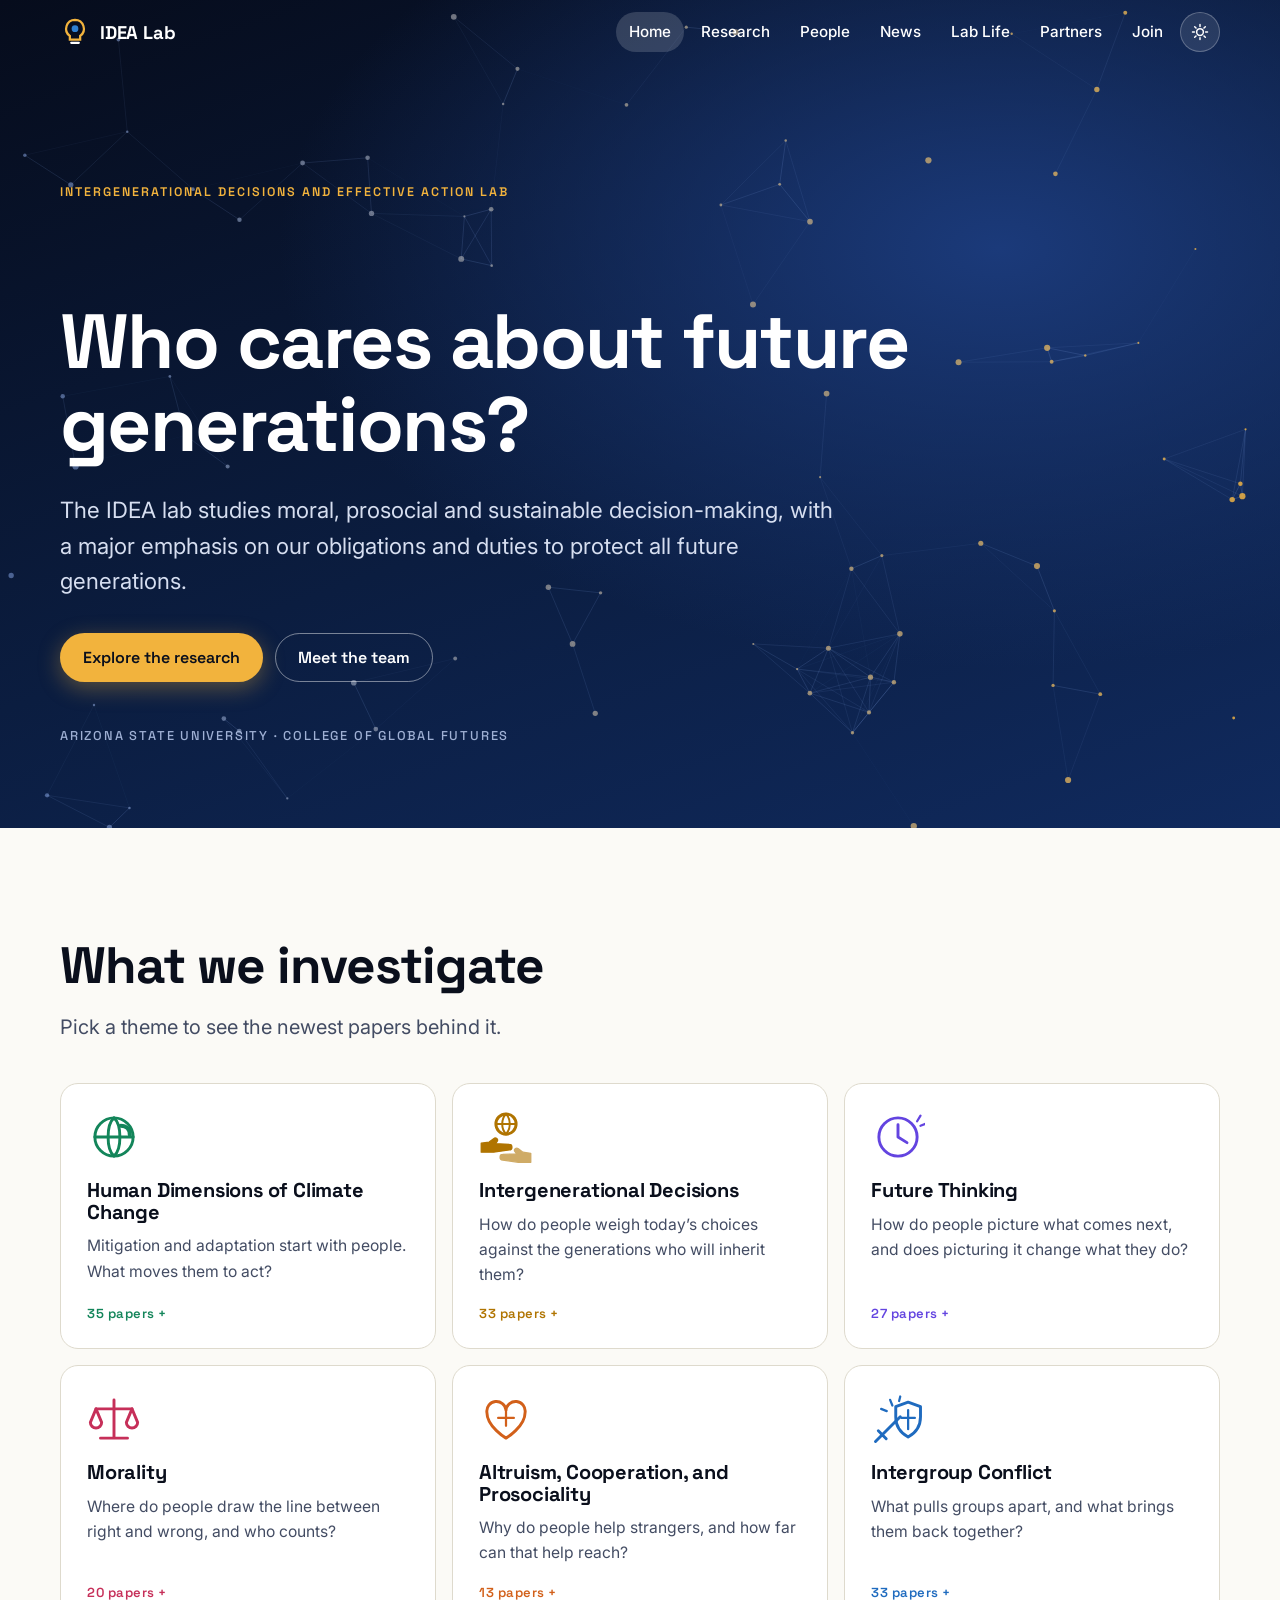
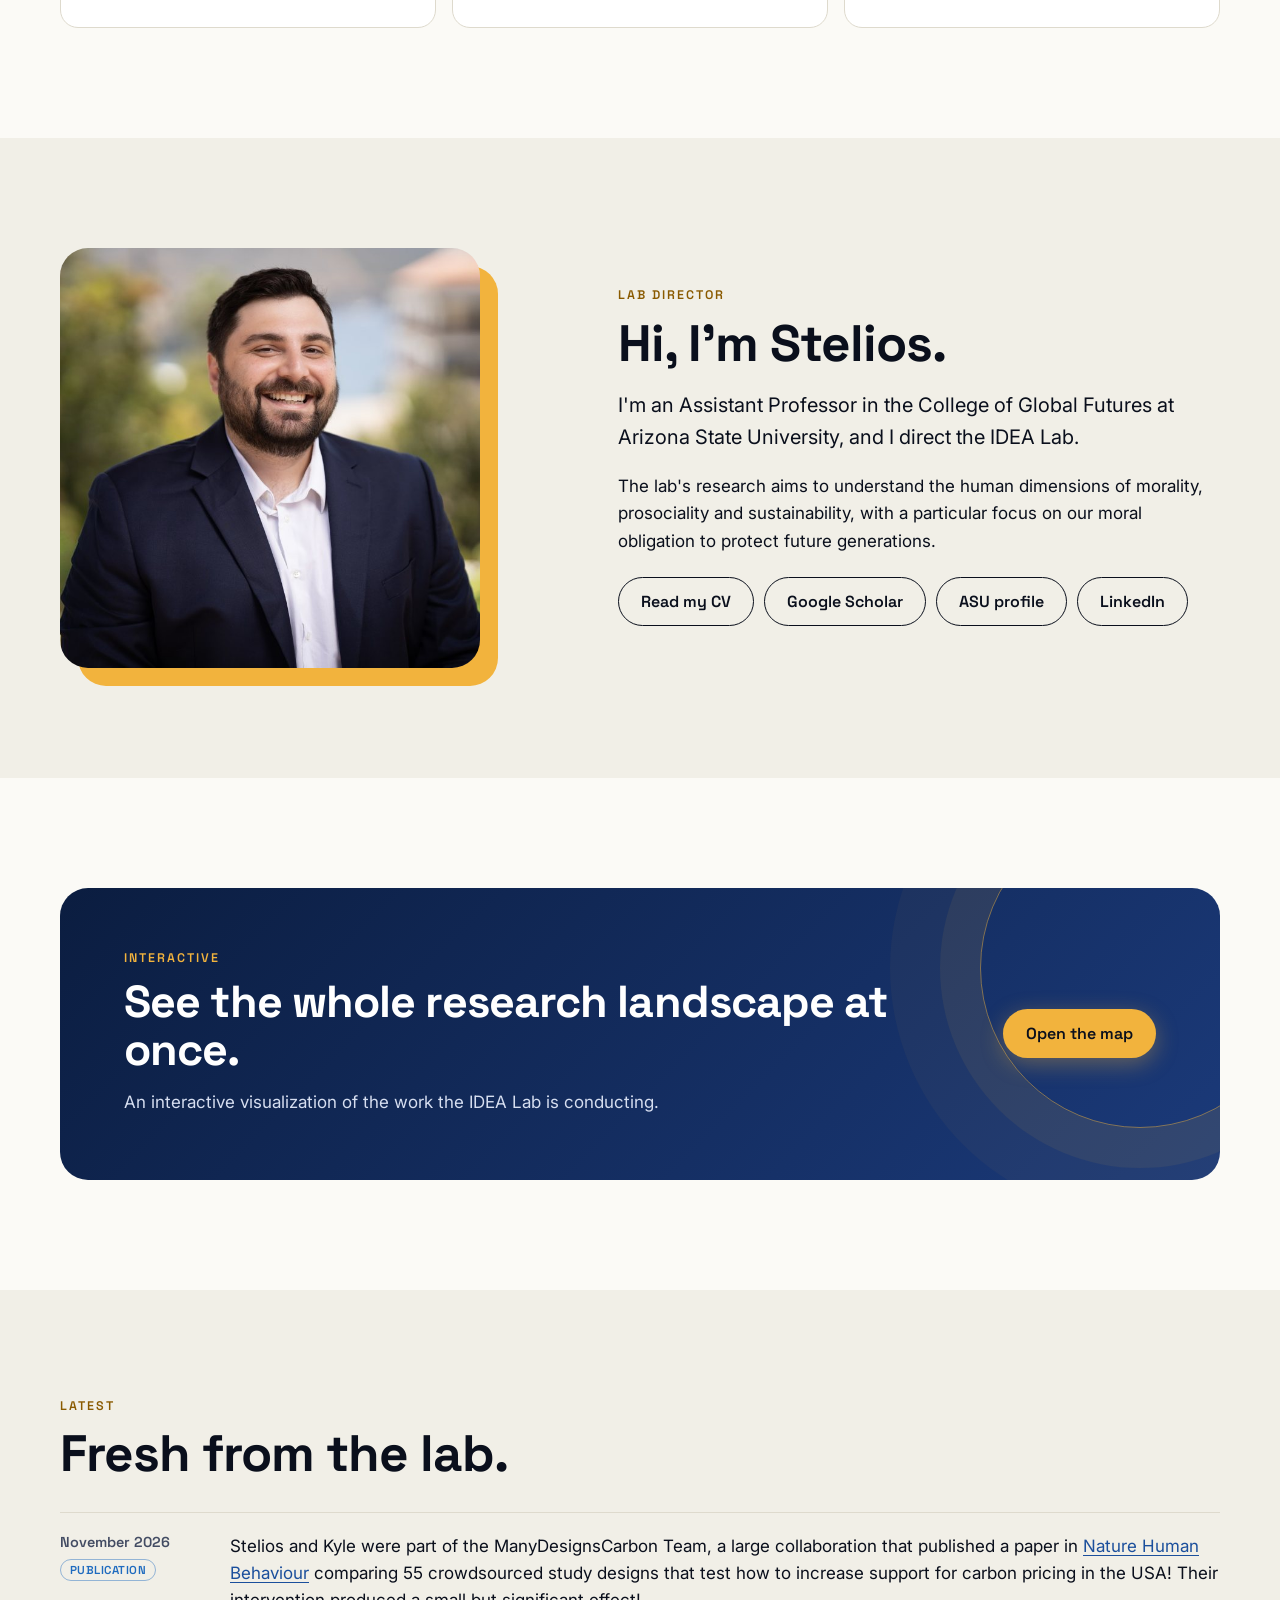
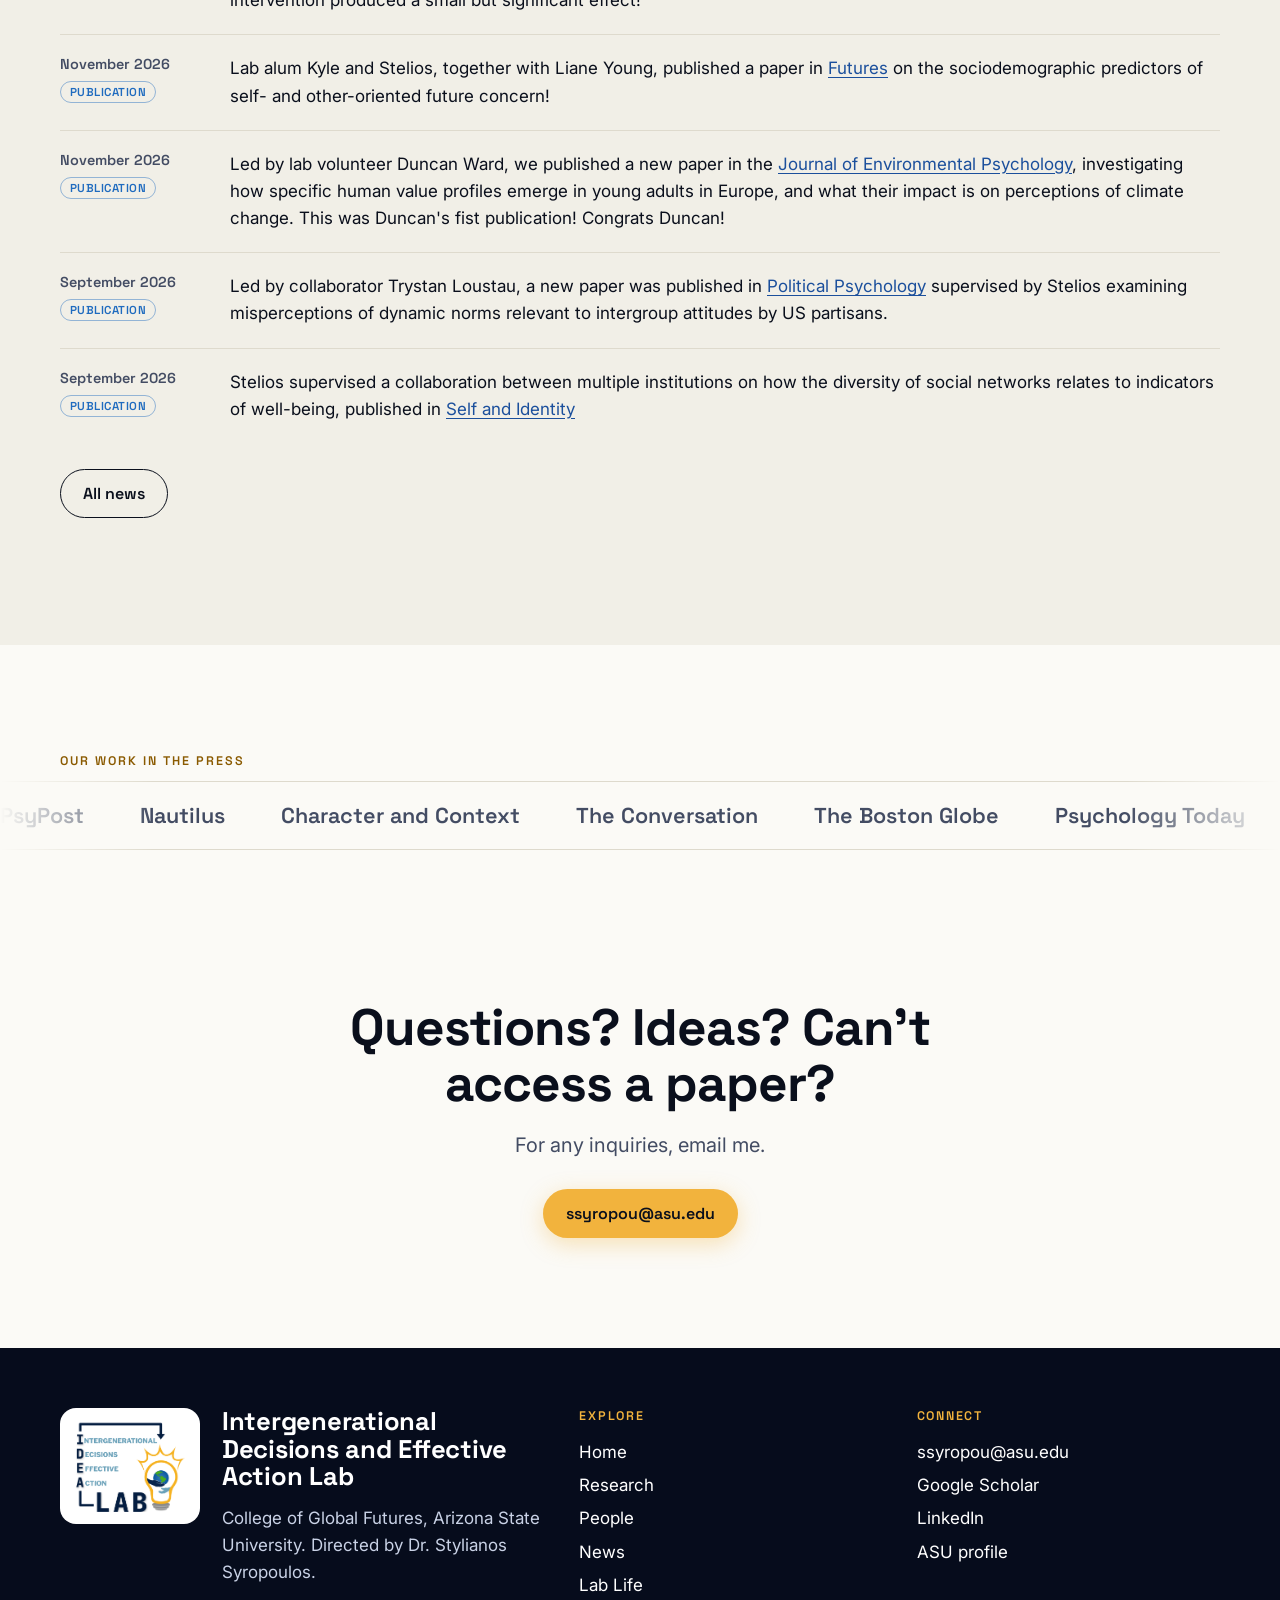
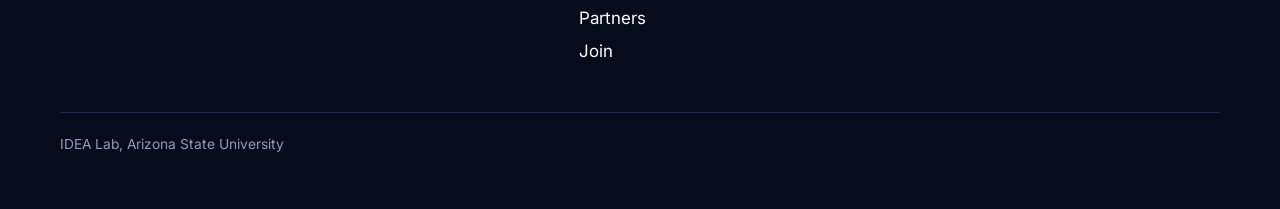
<file: index.html>
<!doctype html>
<html lang="en">
<head>
<meta charset="utf-8">
<meta name="viewport" content="width=device-width, initial-scale=1">
<title>IDEA Lab | Stylianos Syropoulos</title>
<meta name="description" content="The Intergenerational Decisions and Effective Action Lab at Arizona State University studies morality, prosociality and sustainability, with a focus on our obligation to protect future generations.">
<meta property="og:title" content="IDEA Lab | Stylianos Syropoulos">
<meta property="og:description" content="The Intergenerational Decisions and Effective Action Lab at Arizona State University studies morality, prosociality and sustainability, with a focus on our obligation to protect future generations.">
<meta property="og:image" content="assets/img/idea-lab-logo.png">
<link rel="icon" href="assets/img/favicon.svg" type="image/svg+xml">
<link rel="preconnect" href="https://fonts.googleapis.com">
<link rel="preconnect" href="https://fonts.gstatic.com" crossorigin>
<link href="https://fonts.googleapis.com/css2?family=Inter:wght@400;500;600&family=Space+Grotesk:wght@500;600;700&display=swap" rel="stylesheet">
<link rel="stylesheet" href="assets/css/site.css?v=202611161948">
<script>try{var t=localStorage.getItem('theme')||(matchMedia('(prefers-color-scheme: dark)').matches?'dark':'light');document.documentElement.dataset.theme=t}catch(e){}</script>
</head>
<body data-page="home" class="home">
<header id="nav"></header>
<main>
<section class="hero">
  <canvas aria-hidden="true"></canvas>
  <div class="wrap">
    <span class="eyebrow">Intergenerational Decisions and Effective Action Lab</span>
    <h1><span class="rot">Who cares about future generations?</span></h1>
    <p>The IDEA lab studies moral, prosocial and sustainable decision-making, with a major emphasis on our obligations and duties to protect all future generations.</p>
    <div class="cta">
      <a class="btn gold" href="research.html">Explore the research</a>
      <a class="btn ghost" href="people.html">Meet the team</a>
    </div>
    <span class="scroll-hint">Arizona State University · College of Global Futures</span>
  </div>
</section>

<section class="section">
  <div class="wrap">
    <h2>What we investigate</h2>
    <p class="lede" style="margin-top:18px">Pick a theme to see the newest papers behind it.</p>
    <div class="themes" id="themes"></div>
  </div>
</section>

<section class="section alt">
  <div class="wrap split">
    <div class="portrait reveal"><img src="assets/img/stelios.jpg" alt="Stylianos Syropoulos"></div>
    <div class="reveal">
      <span class="eyebrow">Lab director</span>
      <h2>Hi, I'm Stelios.</h2>
      <p class="lede" style="margin-top:18px;color:var(--ink)">I'm an Assistant Professor in the College of Global Futures at Arizona State University, and I direct the IDEA Lab.</p>
      <p>The lab's research aims to understand the human dimensions of morality, prosociality and sustainability, with a particular focus on our moral obligation to protect future generations.</p>
      <div class="links">
        <a class="btn line" href="https://drive.google.com/file/d/1bDPRRRMNZccow4m5jPc5edH4H73I4Wsi/view?usp=sharing" target="_blank" rel="noopener">Read my CV</a>
        <a class="btn line" href="https://scholar.google.com/citations?user=N1vvKpQAAAAJ&hl=en" target="_blank" rel="noopener">Google Scholar</a>
        <a class="btn line" href="https://search.asu.edu/profile/3260579" target="_blank" rel="noopener">ASU profile</a>
        <a class="btn line" href="https://www.linkedin.com/in/stylianos-syropoulos-165437382/" target="_blank" rel="noopener">LinkedIn</a>
      </div>
    </div>
  </div>
</section>

<section class="section">
  <div class="wrap">
    <div class="callout reveal">
      <div class="orb" aria-hidden="true"></div>
      <div><span class="eyebrow" style="color:var(--gold)">Interactive</span>
        <h2>See the whole research landscape at once.</h2>
        <p>An interactive visualization of the work the IDEA Lab is conducting.</p></div>
      <a class="btn gold" href="https://syropoulosstylianos-cyber.github.io/research-landscape/" target="_blank" rel="noopener">Open the map</a>
    </div>
  </div>
</section>

<section class="section alt">
  <div class="wrap">
    <span class="eyebrow">Latest</span>
    <h2>Fresh from the lab.</h2>
    <div class="news-list" id="latest"></div>
    <p style="margin-top:26px"><a class="btn line" href="news.html">All news</a></p>
  </div>
</section>

<section class="section" style="padding-bottom:40px">
  <div class="wrap"><span class="eyebrow">Our work in the press</span></div>
  <div class="marquee" id="outlets" aria-label="Media outlets that have covered the lab's research"></div>
</section>

<section class="section">
  <div class="wrap" style="text-align:center">
    <h2 style="max-width:18ch;margin-inline:auto">Questions? Ideas? Can't access a paper?</h2>
    <p class="lede" style="margin:18px auto 28px">For any inquiries, email me.</p>
    <a class="btn gold" href="mailto:ssyropou@asu.edu">ssyropou@asu.edu</a>
  </div>
</section>
</main>
<footer id="footer"></footer>
<script src="assets/js/site.js?v=202611161948"></script>
</body>
</html>
</file>
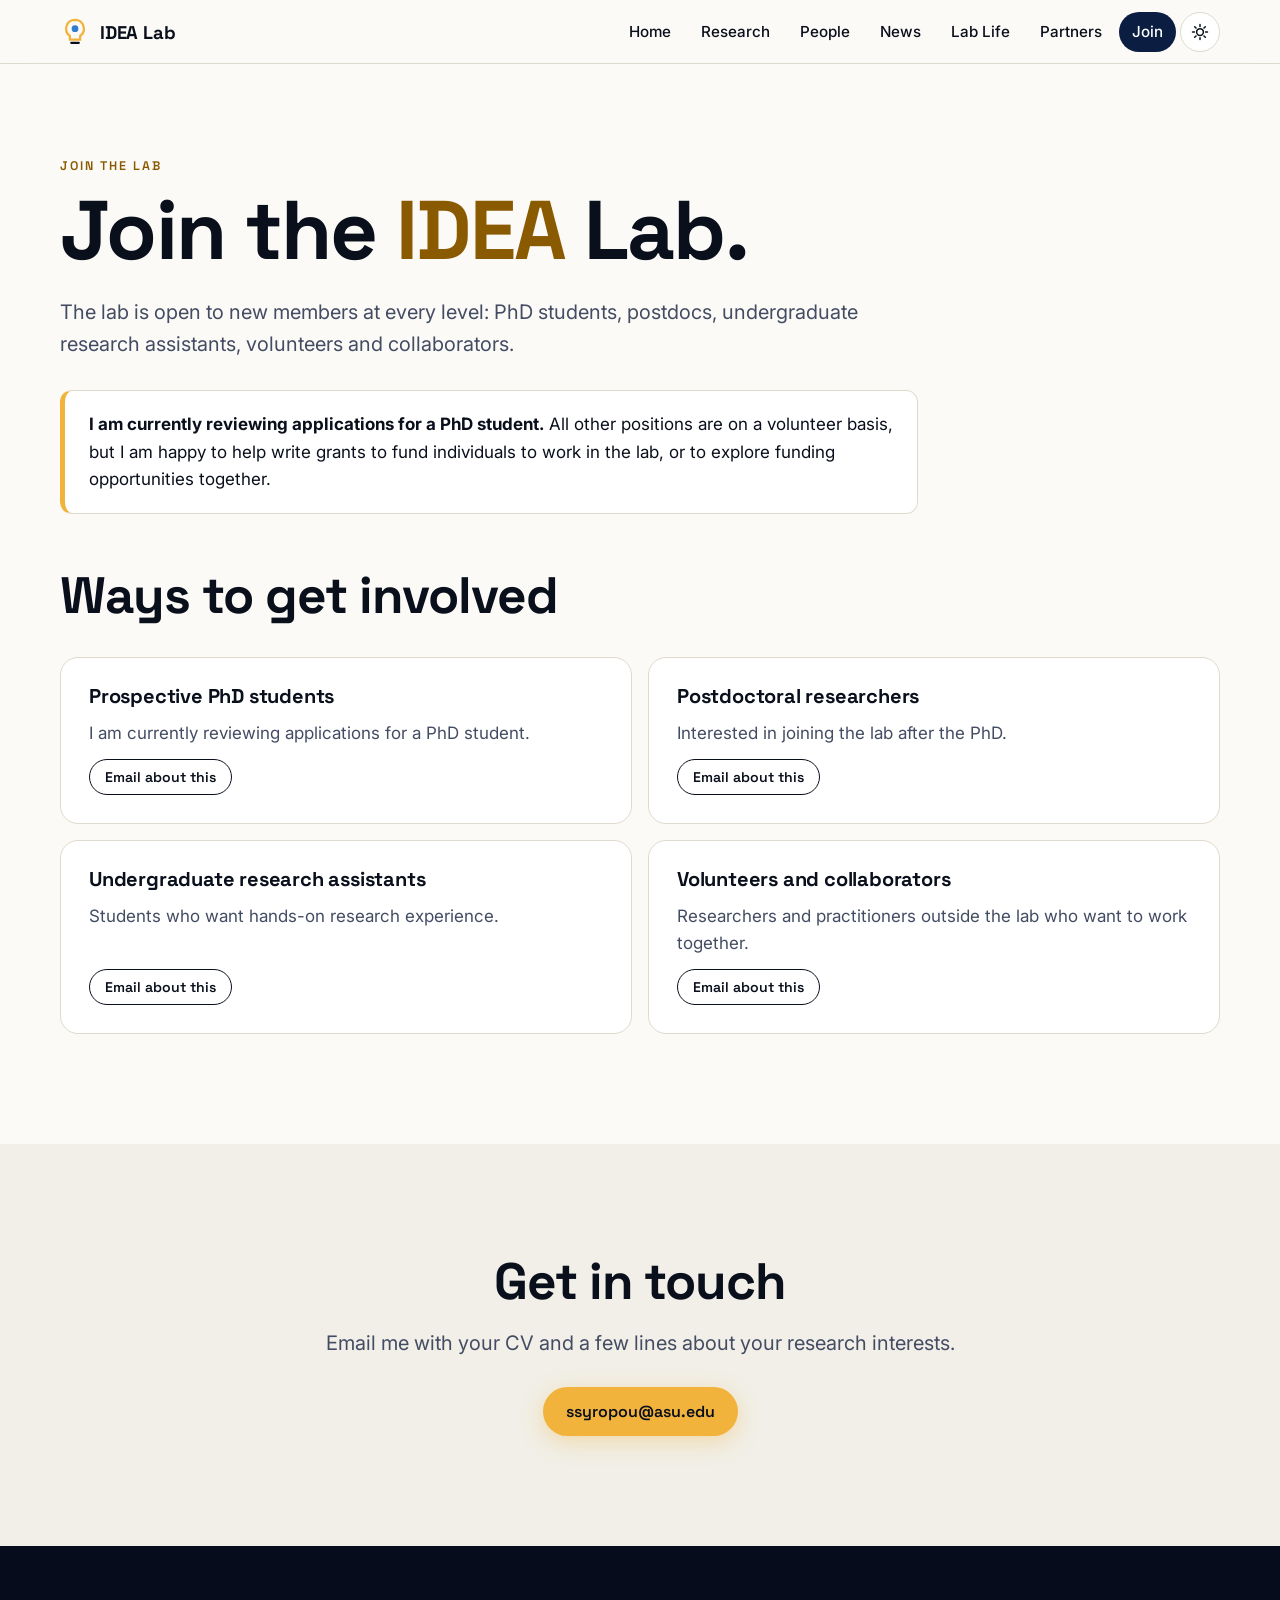
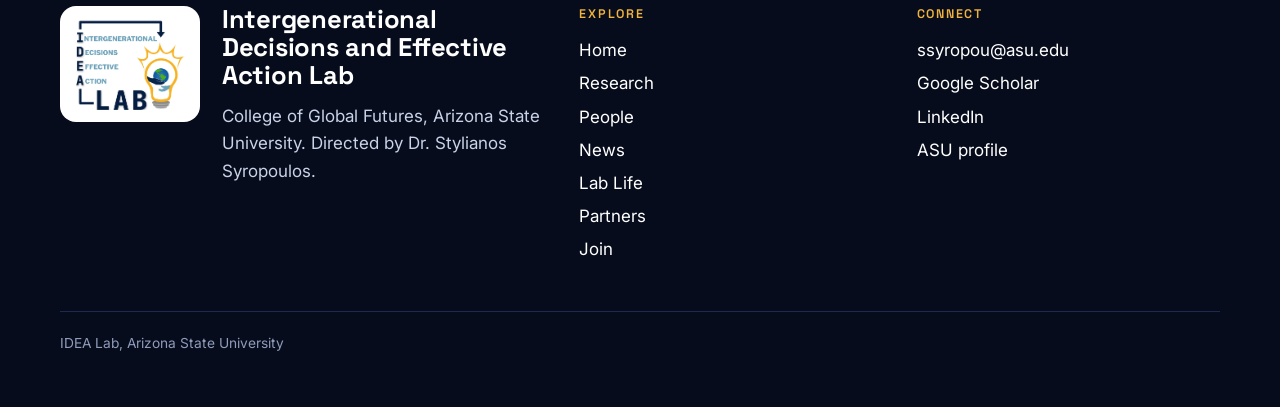
<file: join.html>
<!doctype html>
<html lang="en">
<head>
<meta charset="utf-8">
<meta name="viewport" content="width=device-width, initial-scale=1">
<title>Join the Lab | IDEA Lab</title>
<meta name="description" content="The IDEA Lab is open to prospective PhD students, postdocs, undergraduate research assistants, volunteers and collaborators.">
<meta property="og:title" content="Join the Lab | IDEA Lab">
<meta property="og:description" content="The IDEA Lab is open to prospective PhD students, postdocs, undergraduate research assistants, volunteers and collaborators.">
<meta property="og:image" content="assets/img/idea-lab-logo.png">
<link rel="icon" href="assets/img/favicon.svg" type="image/svg+xml">
<link rel="preconnect" href="https://fonts.googleapis.com">
<link rel="preconnect" href="https://fonts.gstatic.com" crossorigin>
<link href="https://fonts.googleapis.com/css2?family=Inter:wght@400;500;600&family=Space+Grotesk:wght@500;600;700&display=swap" rel="stylesheet">
<link rel="stylesheet" href="assets/css/site.css?v=202611161948">
<script>try{var t=localStorage.getItem('theme')||(matchMedia('(prefers-color-scheme: dark)').matches?'dark':'light');document.documentElement.dataset.theme=t}catch(e){}</script>
</head>
<body data-page="join">
<header id="nav"></header>
<main>
<section class="page-head"><div class="wrap">
  <span class="eyebrow">Join the lab</span>
  <h1>Join the <em>IDEA</em> Lab.</h1>
  <p class="lede">The lab is open to new members at every level: PhD students, postdocs, undergraduate research assistants, volunteers and collaborators.</p>
  <div class="note reveal"><p><strong>I am currently reviewing applications for a PhD student.</strong> All other positions are on a volunteer basis, but I am happy to help write grants to fund individuals to work in the lab, or to explore funding opportunities together.</p></div>
</div></section>
<section class="section" style="padding-top:10px"><div class="wrap">
  <h2>Ways to get involved</h2>
  <div class="routes">
    <article class="route reveal"><h3>Prospective PhD students</h3><p>I am currently reviewing applications for a PhD student.</p><a class="btn line small" href="mailto:ssyropou@asu.edu?subject=Prospective%20PhD%20student">Email about this</a></article>
    <article class="route reveal"><h3>Postdoctoral researchers</h3><p>Interested in joining the lab after the PhD.</p><a class="btn line small" href="mailto:ssyropou@asu.edu?subject=Postdoctoral%20researcher%20inquiry">Email about this</a></article>
    <article class="route reveal"><h3>Undergraduate research assistants</h3><p>Students who want hands-on research experience.</p><a class="btn line small" href="mailto:ssyropou@asu.edu?subject=Undergraduate%20research%20assistant%20inquiry">Email about this</a></article>
    <article class="route reveal"><h3>Volunteers and collaborators</h3><p>Researchers and practitioners outside the lab who want to work together.</p><a class="btn line small" href="mailto:ssyropou@asu.edu?subject=Volunteer%20or%20collaboration%20inquiry">Email about this</a></article>
  </div>
</div></section>
<section class="section alt"><div class="wrap" style="text-align:center">
  <h2>Get in touch</h2>
  <p class="lede" style="margin:18px auto 28px">Email me with your CV and a few lines about your research interests.</p>
  <a class="btn gold" href="mailto:ssyropou@asu.edu?subject=Joining%20the%20IDEA%20Lab">ssyropou@asu.edu</a>
</div></section>
</main>
<footer id="footer"></footer>
<script src="assets/js/site.js?v=202611161948"></script>
</body>
</html>
</file>
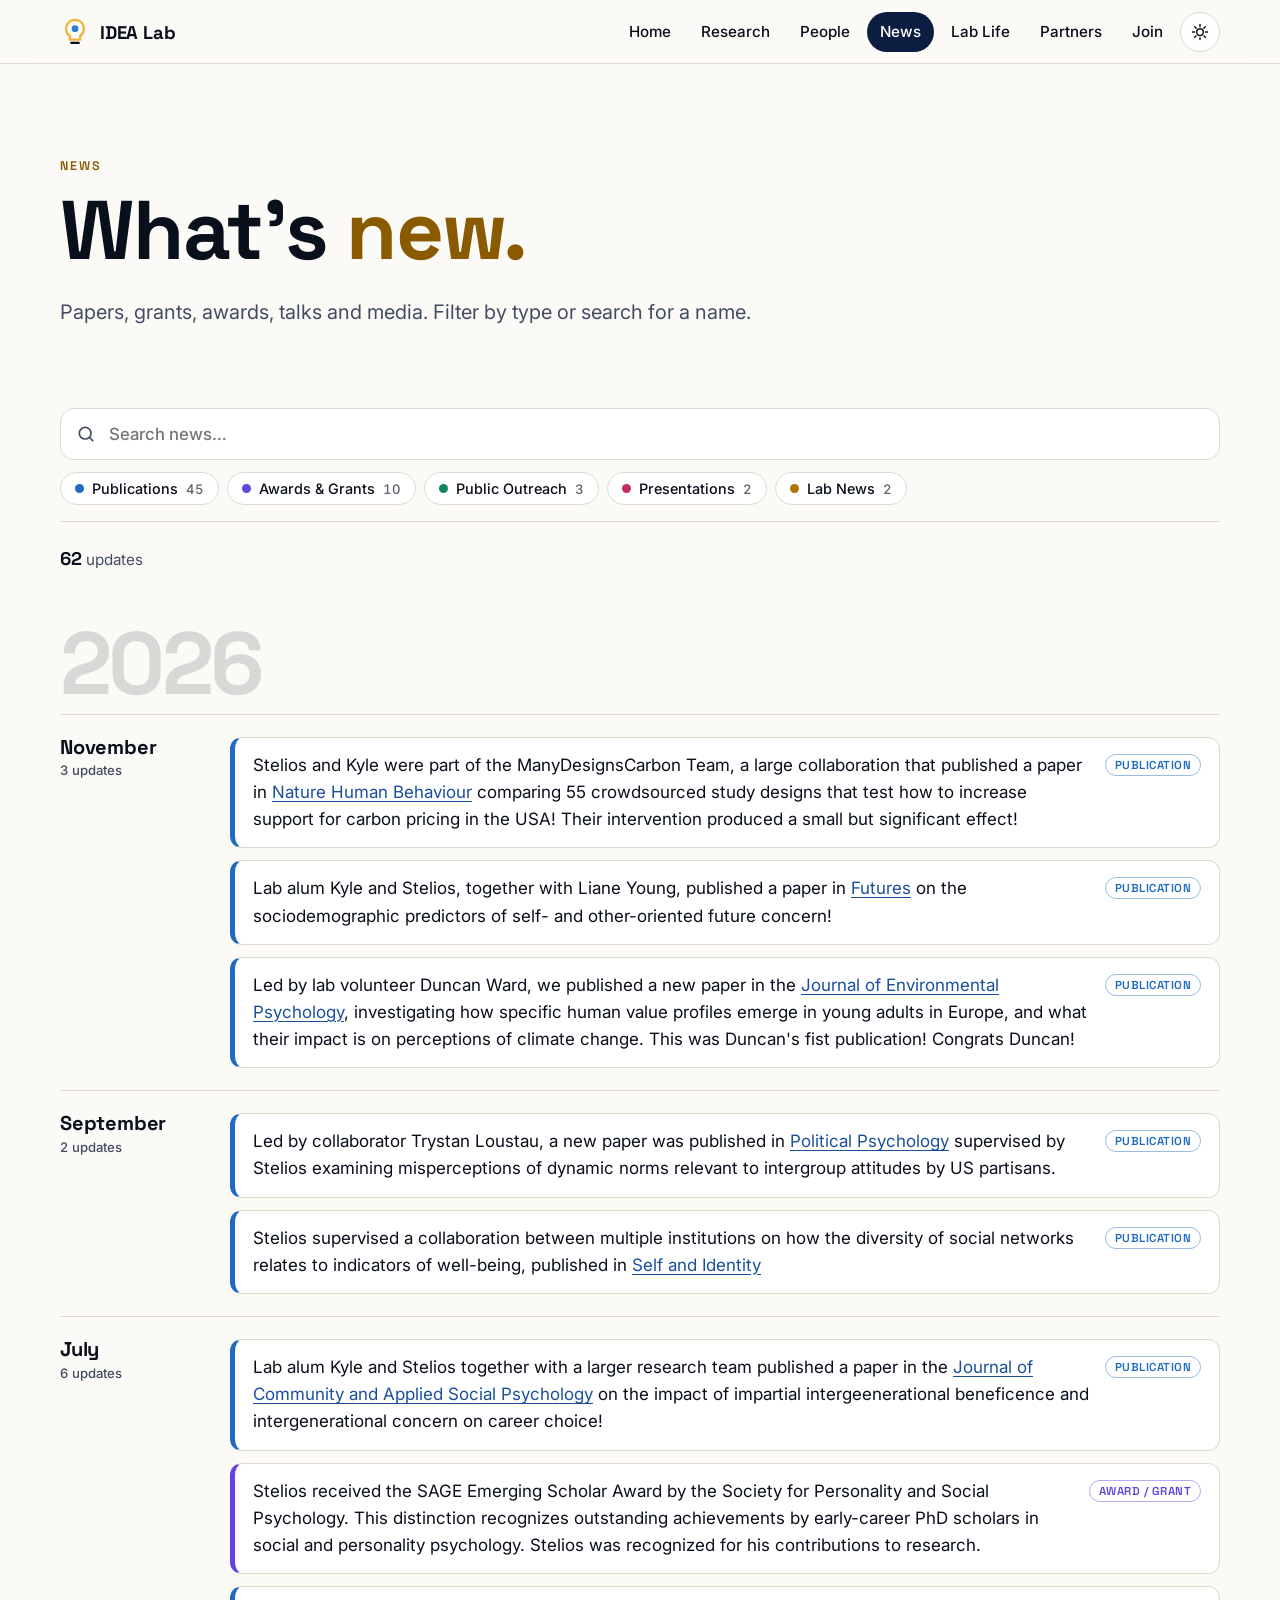
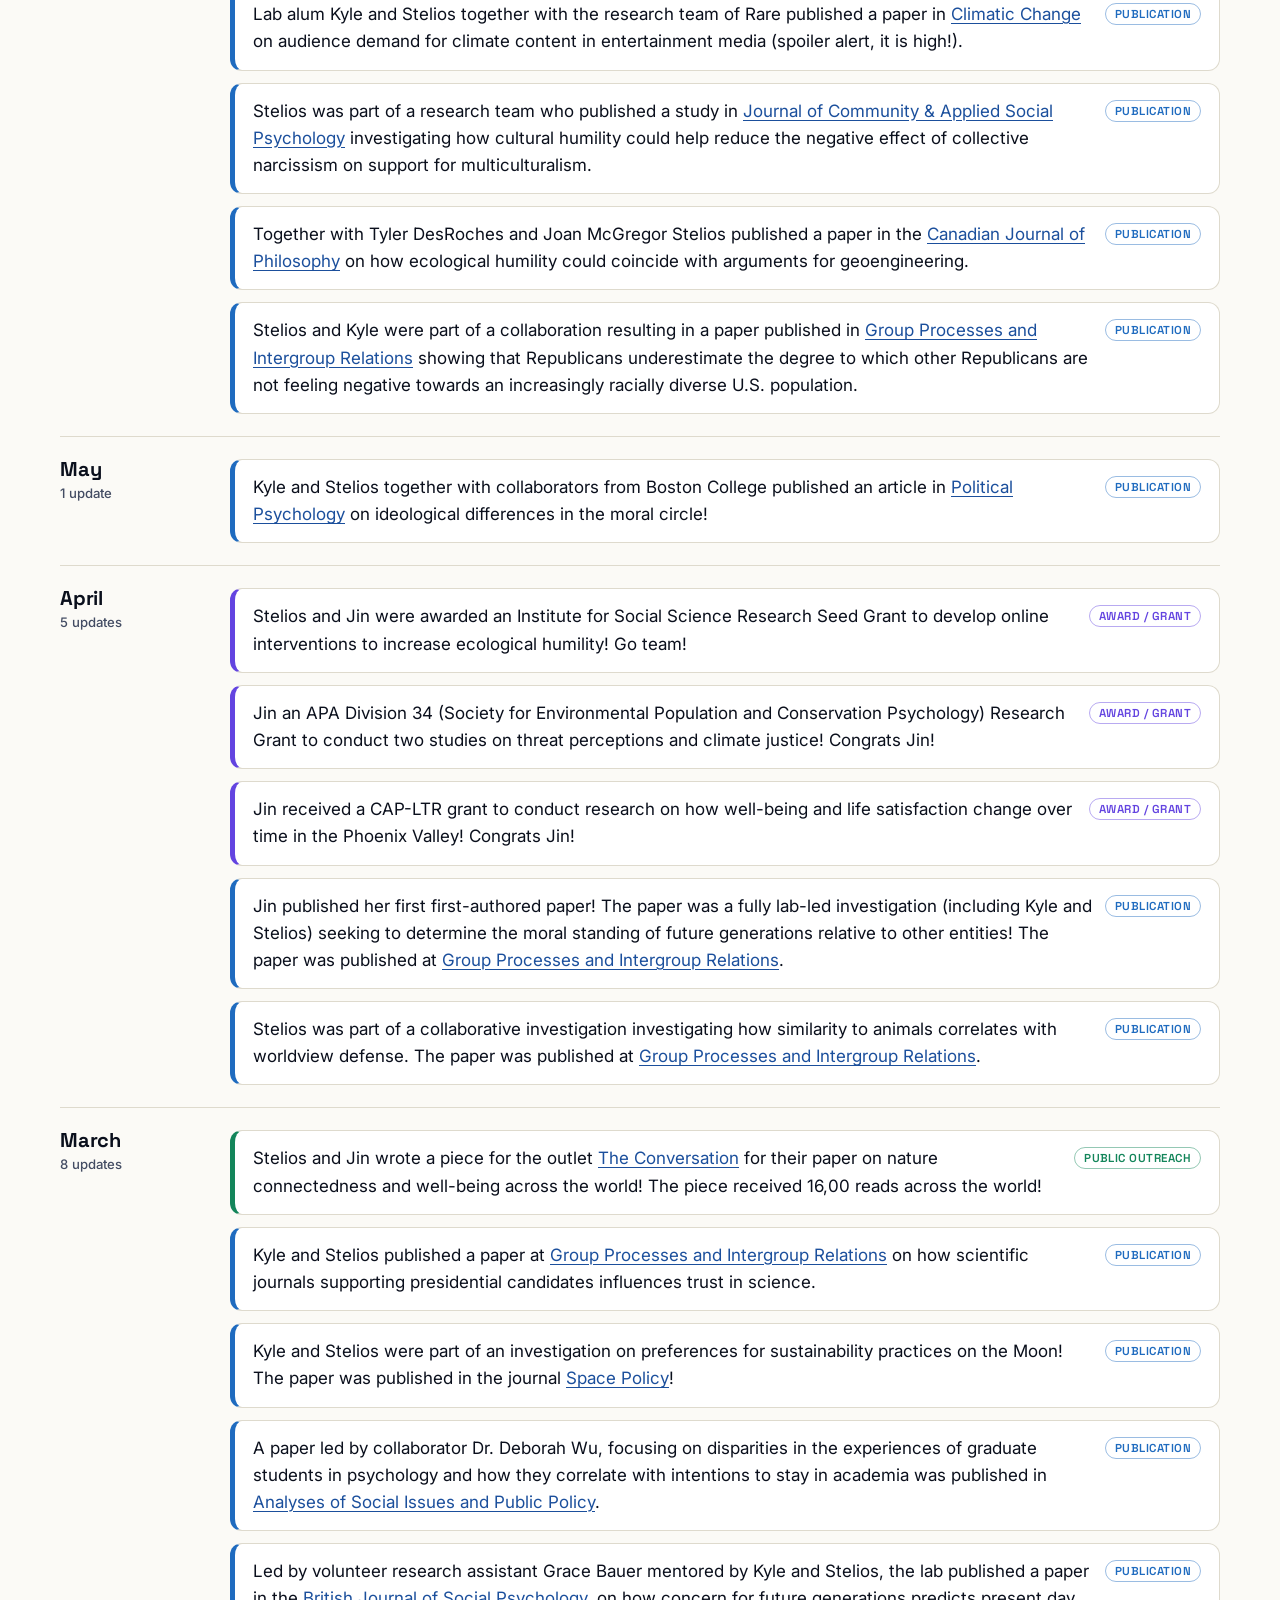
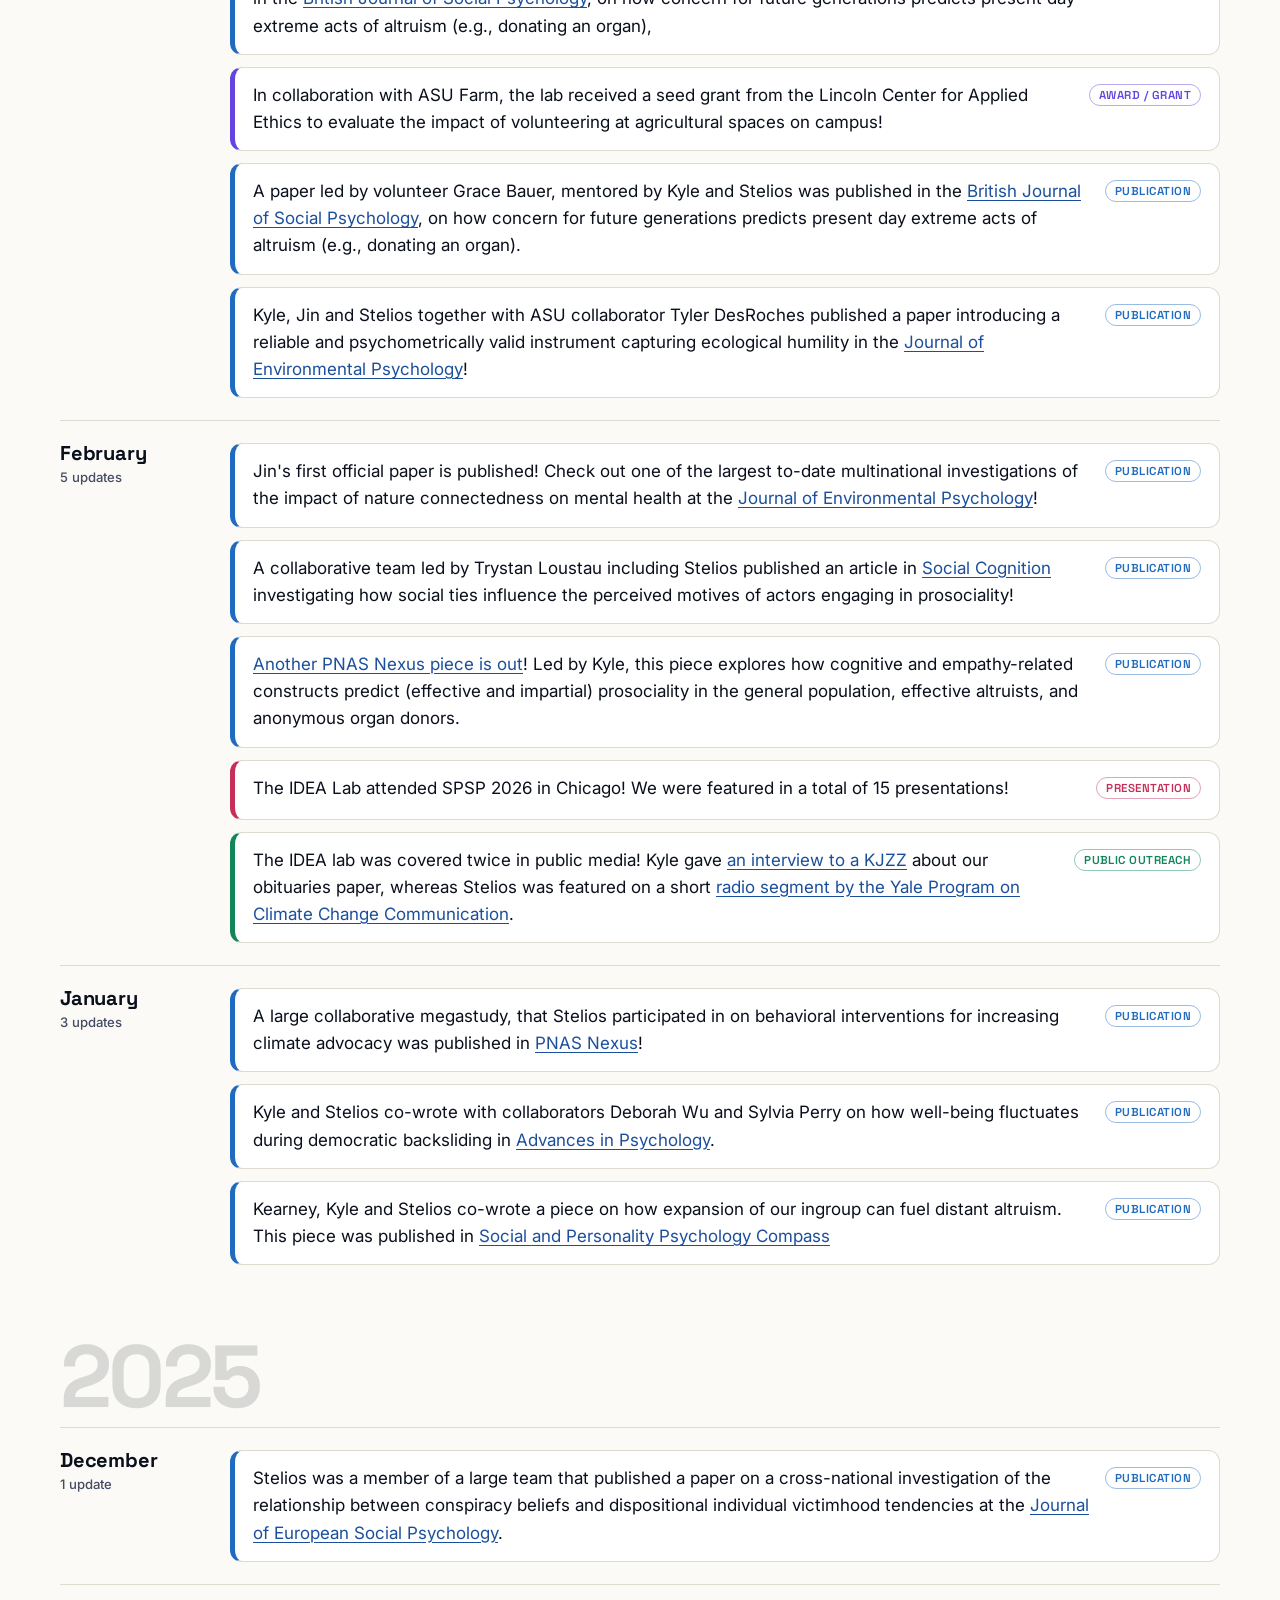
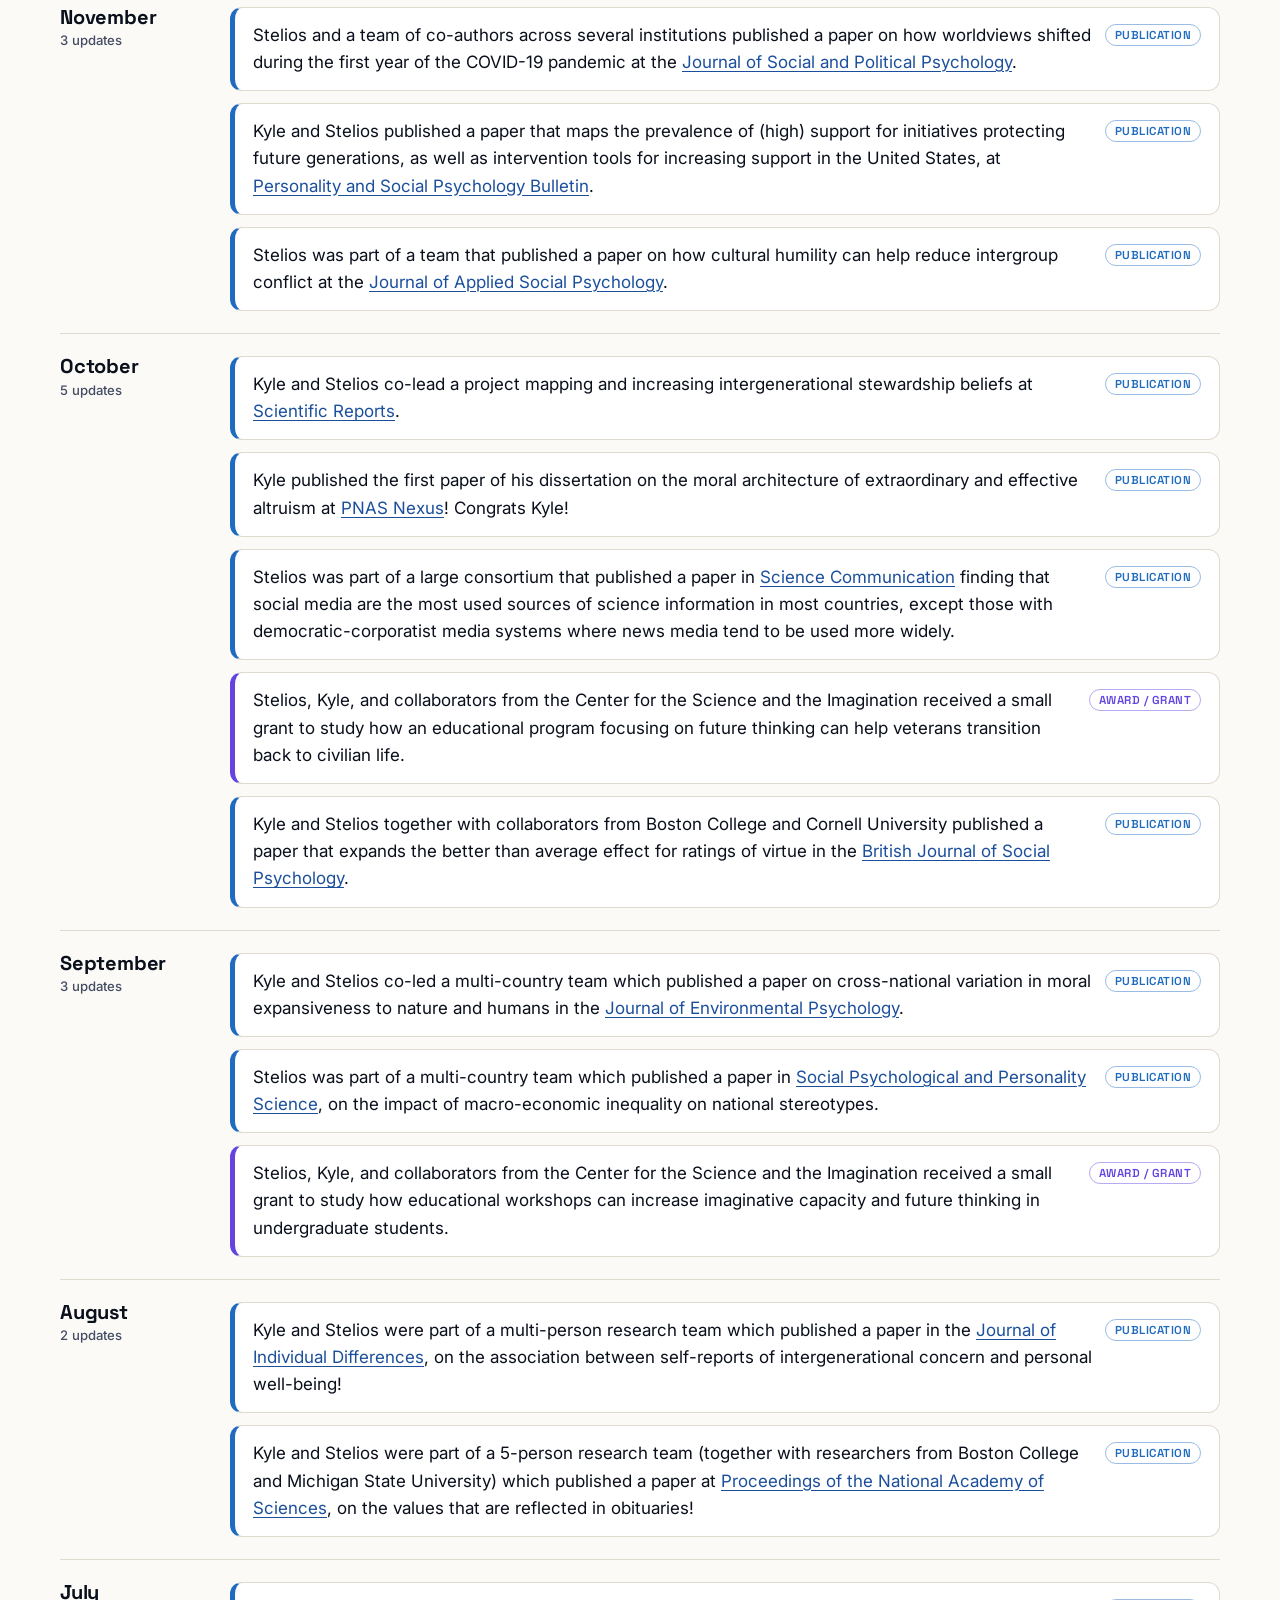
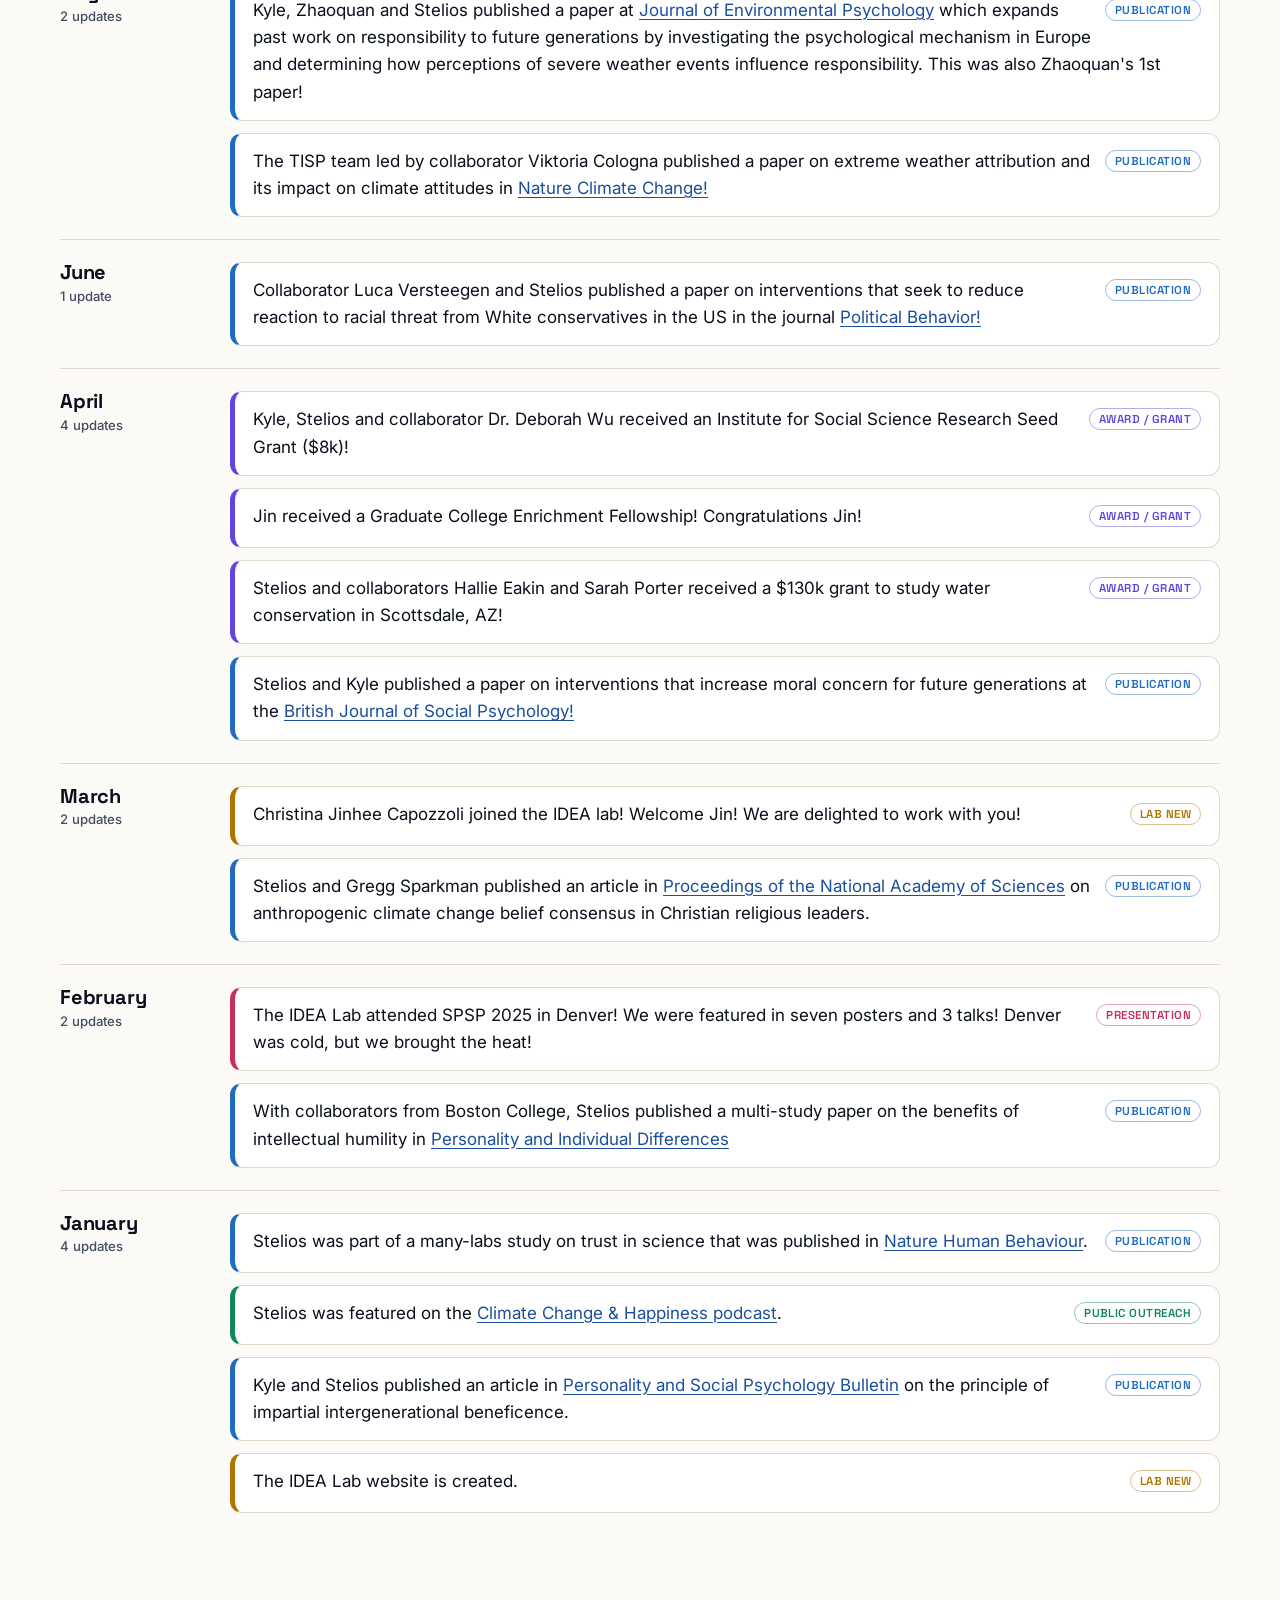
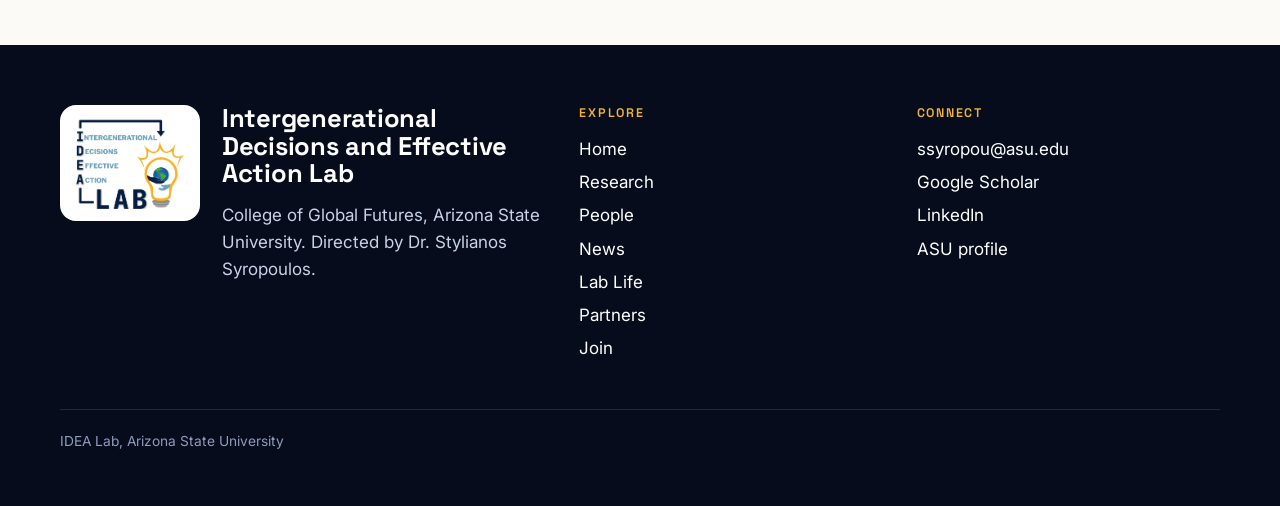
<file: news.html>
<!doctype html>
<html lang="en">
<head>
<meta charset="utf-8">
<meta name="viewport" content="width=device-width, initial-scale=1">
<title>News | IDEA Lab</title>
<meta name="description" content="Publications, awards, grants, talks and public outreach from the IDEA Lab.">
<meta property="og:title" content="News | IDEA Lab">
<meta property="og:description" content="Publications, awards, grants, talks and public outreach from the IDEA Lab.">
<meta property="og:image" content="assets/img/idea-lab-logo.png">
<link rel="icon" href="assets/img/favicon.svg" type="image/svg+xml">
<link rel="preconnect" href="https://fonts.googleapis.com">
<link rel="preconnect" href="https://fonts.gstatic.com" crossorigin>
<link href="https://fonts.googleapis.com/css2?family=Inter:wght@400;500;600&family=Space+Grotesk:wght@500;600;700&display=swap" rel="stylesheet">
<link rel="stylesheet" href="assets/css/site.css?v=202611161948">
<script>try{var t=localStorage.getItem('theme')||(matchMedia('(prefers-color-scheme: dark)').matches?'dark':'light');document.documentElement.dataset.theme=t}catch(e){}</script>
</head>
<body data-page="news">
<header id="nav"></header>
<main>
<section class="page-head"><div class="wrap">
  <span class="eyebrow">News</span>
  <h1>What's <em>new.</em></h1>
  <p class="lede">Papers, grants, awards, talks and media. Filter by type or search for a name.</p>
</div></section>
<section class="section" style="padding-top:0"><div class="wrap">
  <div class="controls">
    <div class="search"><svg viewBox="0 0 24 24" fill="none" stroke="currentColor" stroke-width="2" stroke-linecap="round"><circle cx="11" cy="11" r="7"/><path d="M20 20l-3.5-3.5"/></svg><label class="sr" for="q">Search news</label><input id="q" type="search" placeholder="Search news…" autocomplete="off"></div>
    <div class="chips" id="cats"></div>
  </div>
  <div class="result-line" id="count"></div>
  <div class="timeline" id="timeline"></div>
</div></section>
</main>
<footer id="footer"></footer>
<script src="assets/js/site.js?v=202611161948"></script>
</body>
</html>
</file>
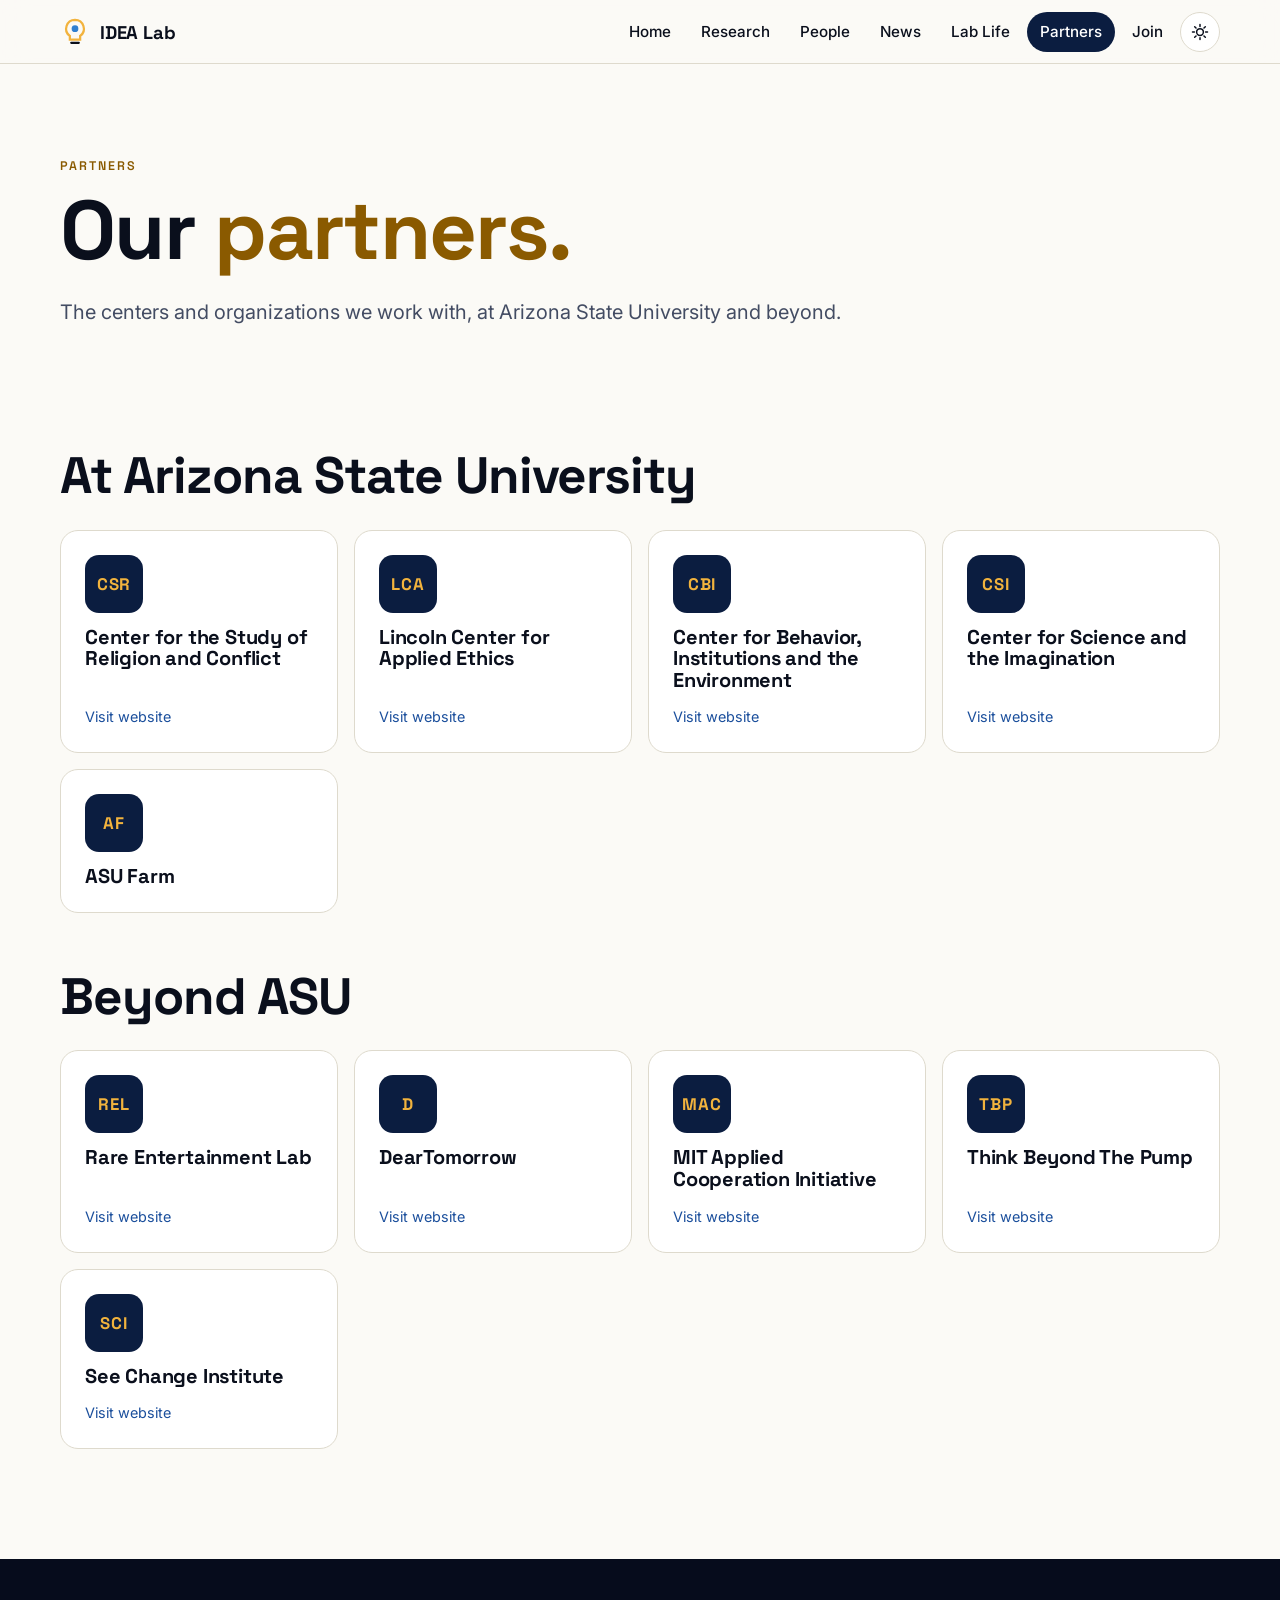
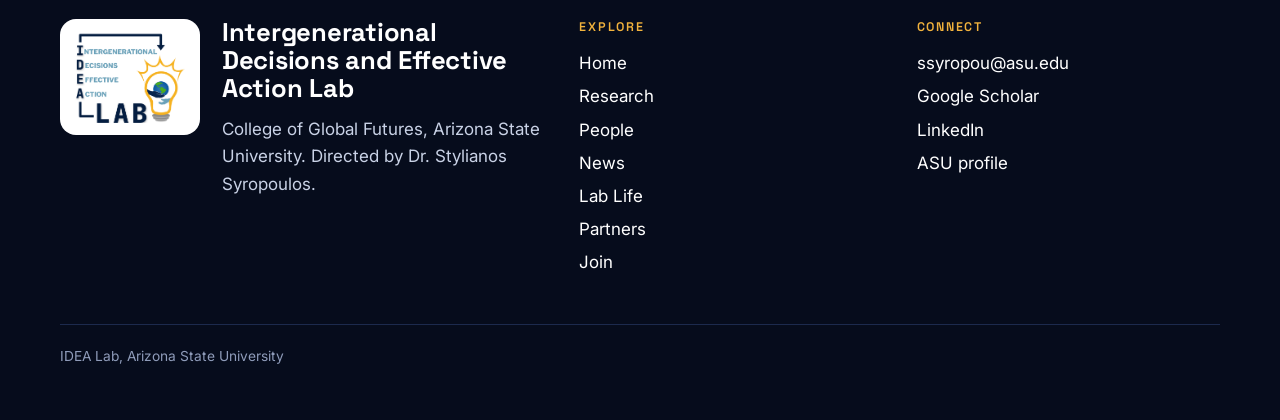
<file: partners.html>
<!doctype html>
<html lang="en">
<head>
<meta charset="utf-8">
<meta name="viewport" content="width=device-width, initial-scale=1">
<title>Partners | IDEA Lab</title>
<meta name="description" content="Centers and organizations the IDEA Lab works with, at Arizona State University and beyond.">
<meta property="og:title" content="Partners | IDEA Lab">
<meta property="og:description" content="Centers and organizations the IDEA Lab works with, at Arizona State University and beyond.">
<meta property="og:image" content="assets/img/idea-lab-logo.png">
<link rel="icon" href="assets/img/favicon.svg" type="image/svg+xml">
<link rel="preconnect" href="https://fonts.googleapis.com">
<link rel="preconnect" href="https://fonts.gstatic.com" crossorigin>
<link href="https://fonts.googleapis.com/css2?family=Inter:wght@400;500;600&family=Space+Grotesk:wght@500;600;700&display=swap" rel="stylesheet">
<link rel="stylesheet" href="assets/css/site.css?v=202611161948">
<script>try{var t=localStorage.getItem('theme')||(matchMedia('(prefers-color-scheme: dark)').matches?'dark':'light');document.documentElement.dataset.theme=t}catch(e){}</script>
</head>
<body data-page="partners">
<header id="nav"></header>
<main>
<section class="page-head"><div class="wrap">
  <span class="eyebrow">Partners</span>
  <h1>Our <em>partners.</em></h1>
  <p class="lede">The centers and organizations we work with, at Arizona State University and beyond.</p>
</div></section>
<section class="section" style="padding-top:0"><div class="wrap" id="partners"></div></section>
</main>
<footer id="footer"></footer>
<script src="assets/js/site.js?v=202611161948"></script>
</body>
</html>
</file>
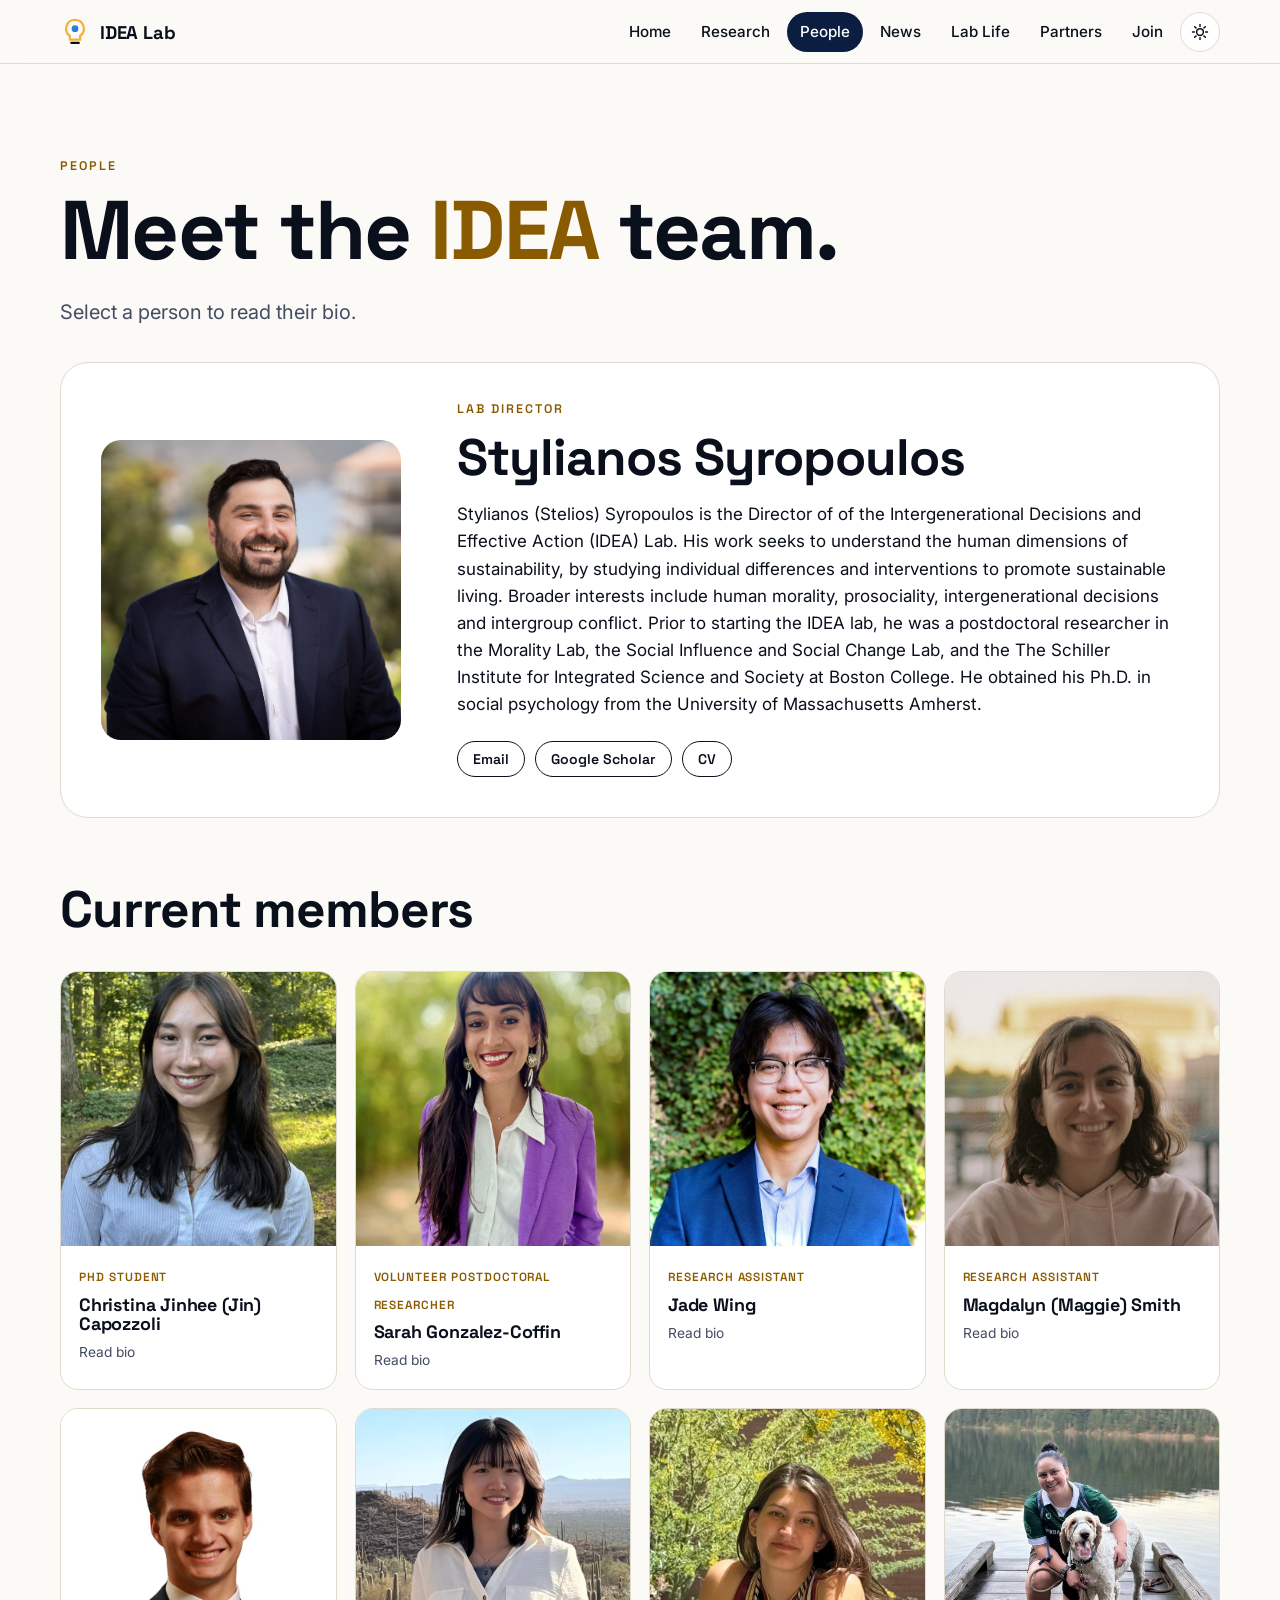
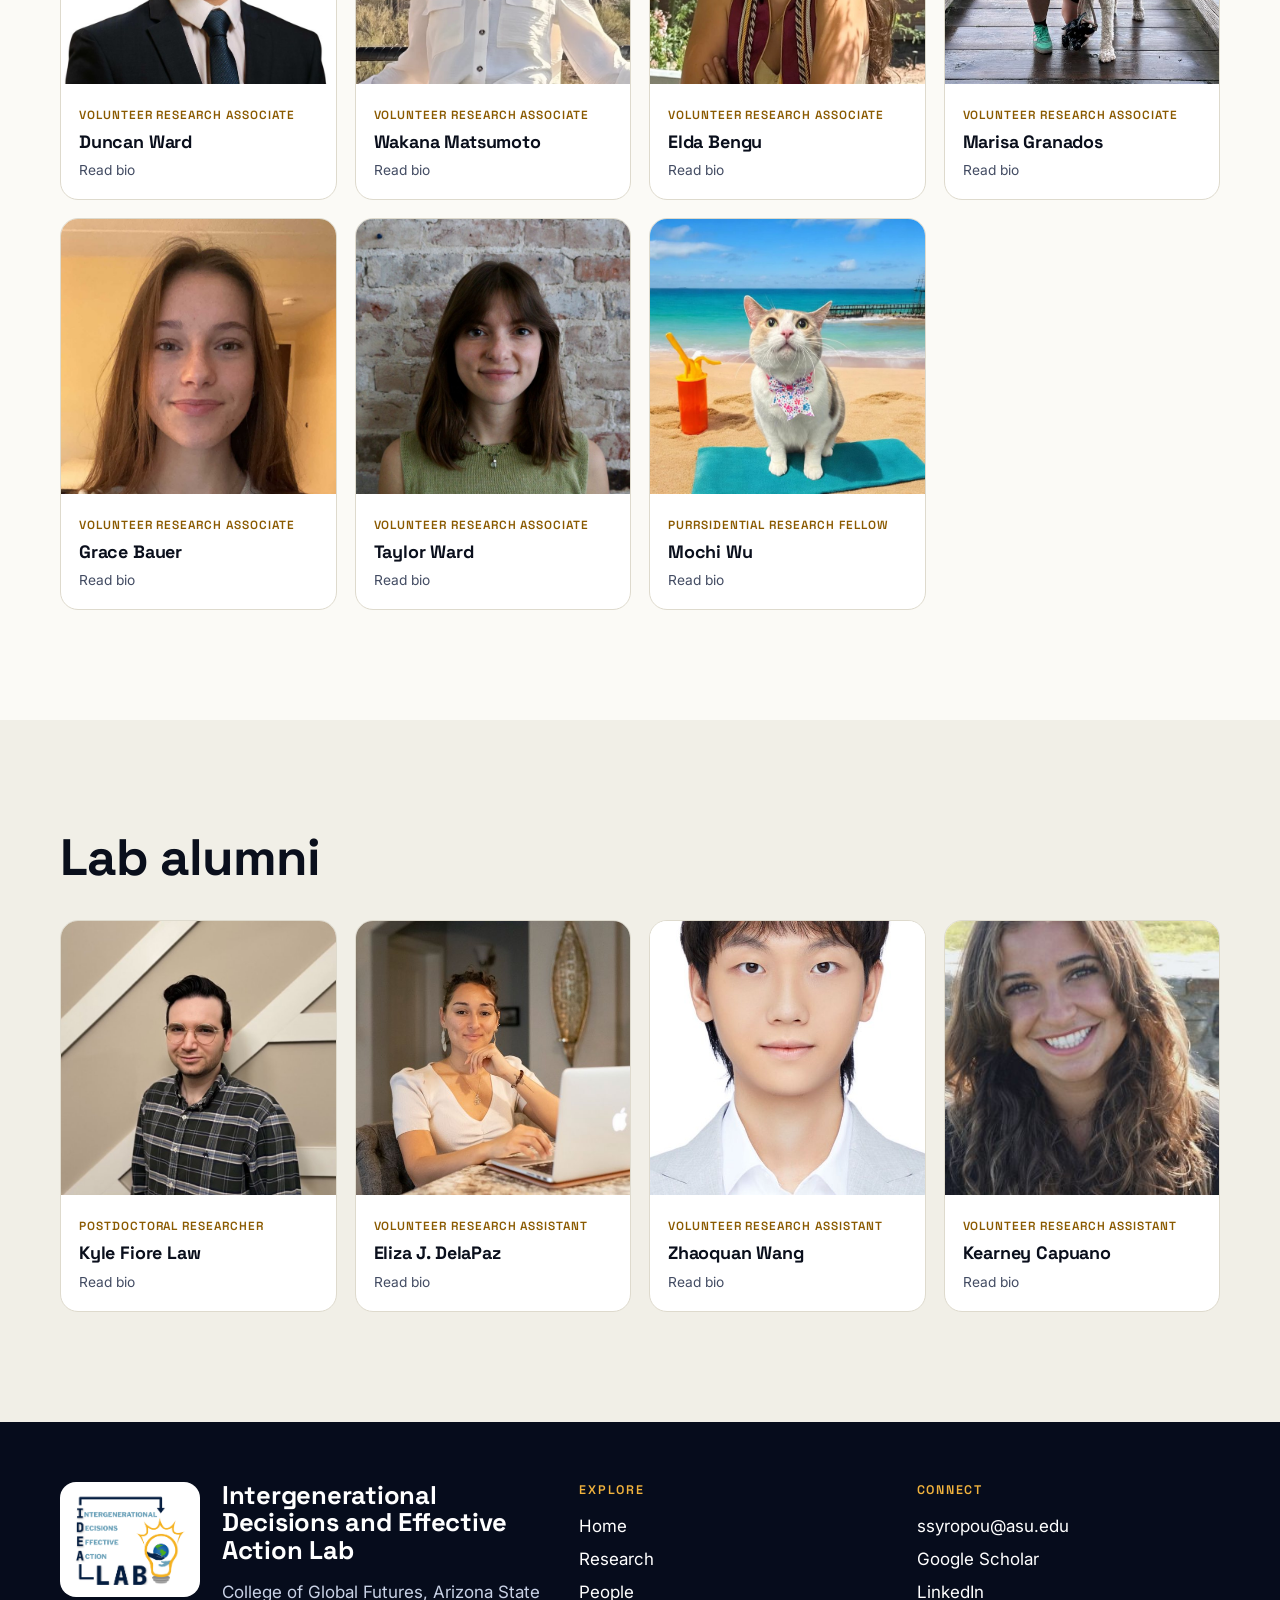
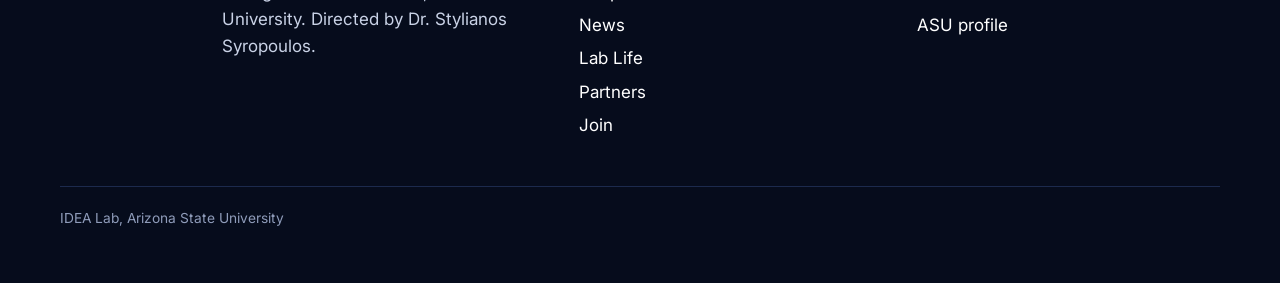
<file: people.html>
<!doctype html>
<html lang="en">
<head>
<meta charset="utf-8">
<meta name="viewport" content="width=device-width, initial-scale=1">
<title>People | IDEA Lab</title>
<meta name="description" content="Meet the IDEA Lab team at Arizona State University: current members and alumni.">
<meta property="og:title" content="People | IDEA Lab">
<meta property="og:description" content="Meet the IDEA Lab team at Arizona State University: current members and alumni.">
<meta property="og:image" content="assets/img/idea-lab-logo.png">
<link rel="icon" href="assets/img/favicon.svg" type="image/svg+xml">
<link rel="preconnect" href="https://fonts.googleapis.com">
<link rel="preconnect" href="https://fonts.gstatic.com" crossorigin>
<link href="https://fonts.googleapis.com/css2?family=Inter:wght@400;500;600&family=Space+Grotesk:wght@500;600;700&display=swap" rel="stylesheet">
<link rel="stylesheet" href="assets/css/site.css?v=202611161948">
<script>try{var t=localStorage.getItem('theme')||(matchMedia('(prefers-color-scheme: dark)').matches?'dark':'light');document.documentElement.dataset.theme=t}catch(e){}</script>
</head>
<body data-page="people">
<header id="nav"></header>
<main>
<section class="page-head"><div class="wrap">
  <span class="eyebrow">People</span>
  <h1>Meet the <em>IDEA</em> team.</h1>
  <p class="lede">Select a person to read their bio.</p>
  <div class="director reveal" id="director"></div>
</div></section>
<section class="section" style="padding-top:20px"><div class="wrap">
  <h2>Current members</h2>
  <div class="people" id="team"></div>
</div></section>
<section class="section alt"><div class="wrap">
  <h2>Lab alumni</h2>
  <div class="people" id="alumni"></div>
</div></section>
<dialog id="bio"></dialog>
</main>
<footer id="footer"></footer>
<script src="assets/js/site.js?v=202611161948"></script>
</body>
</html>
</file>
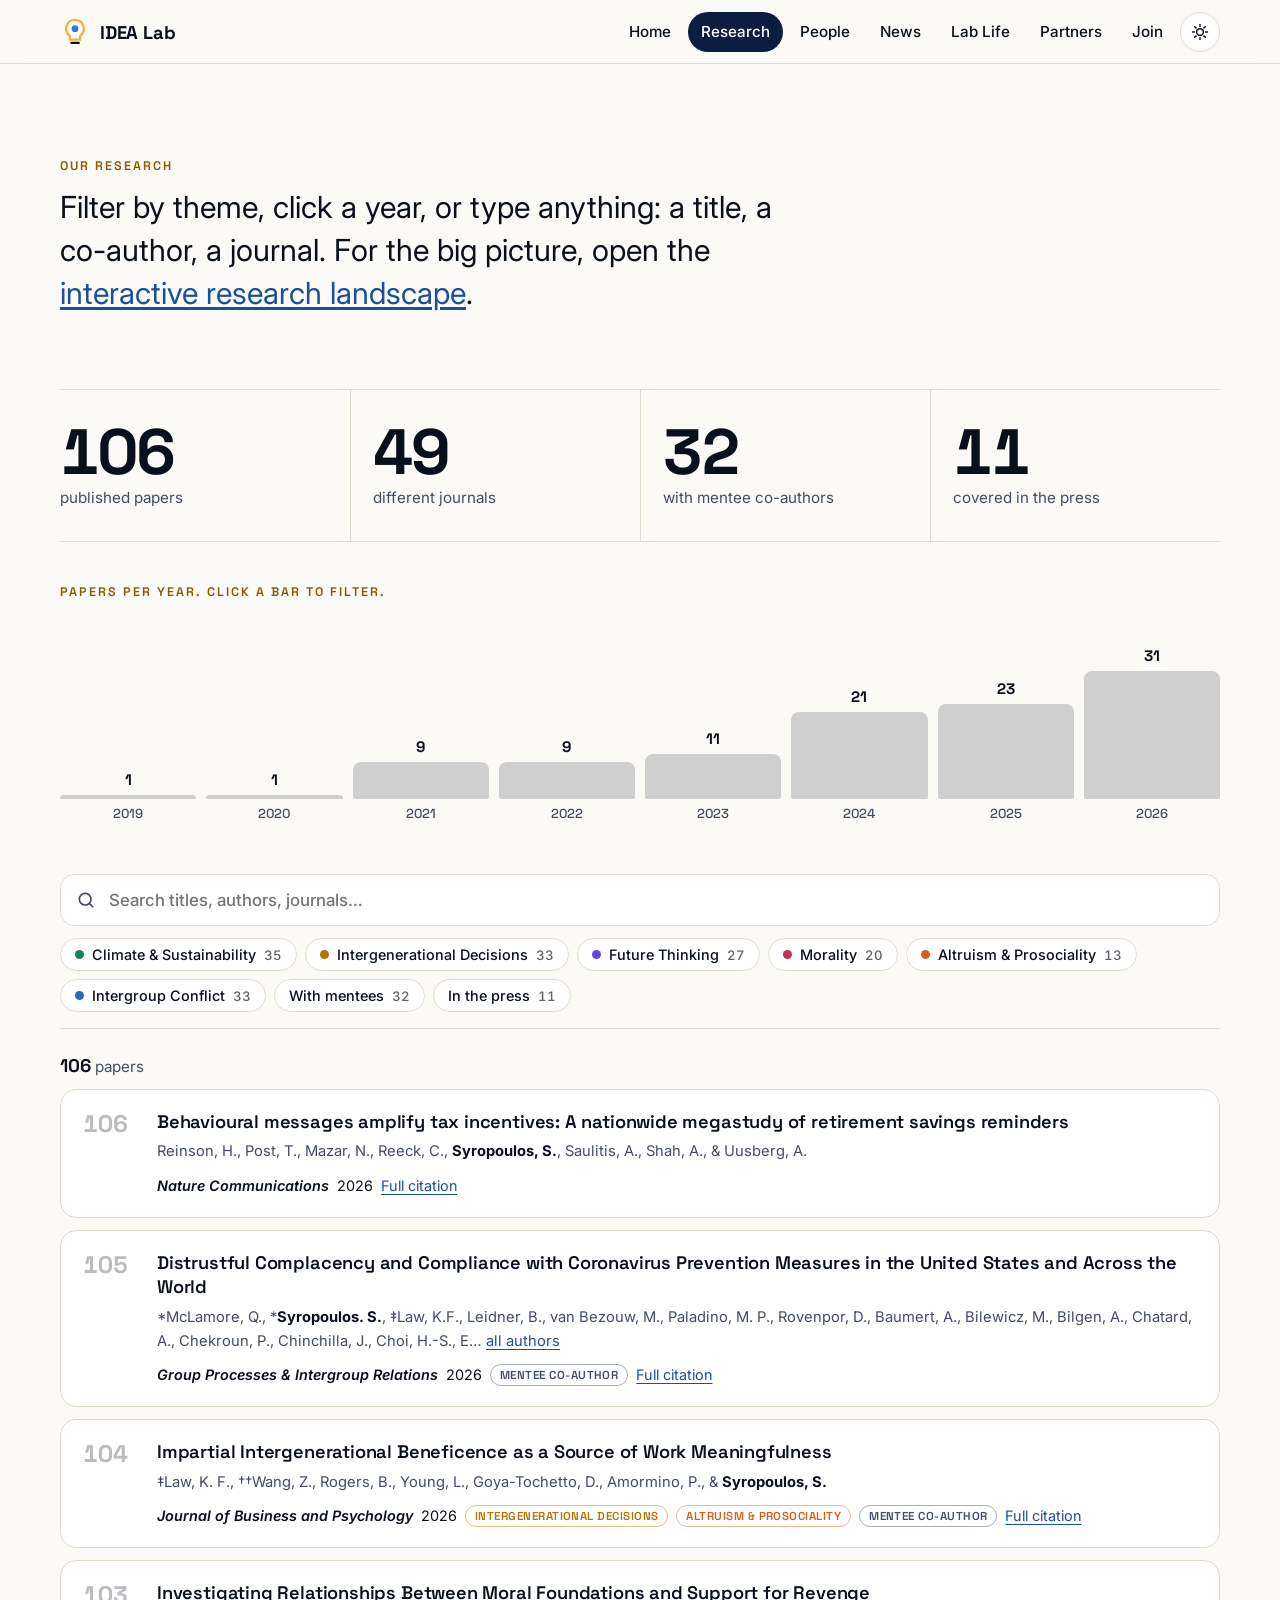
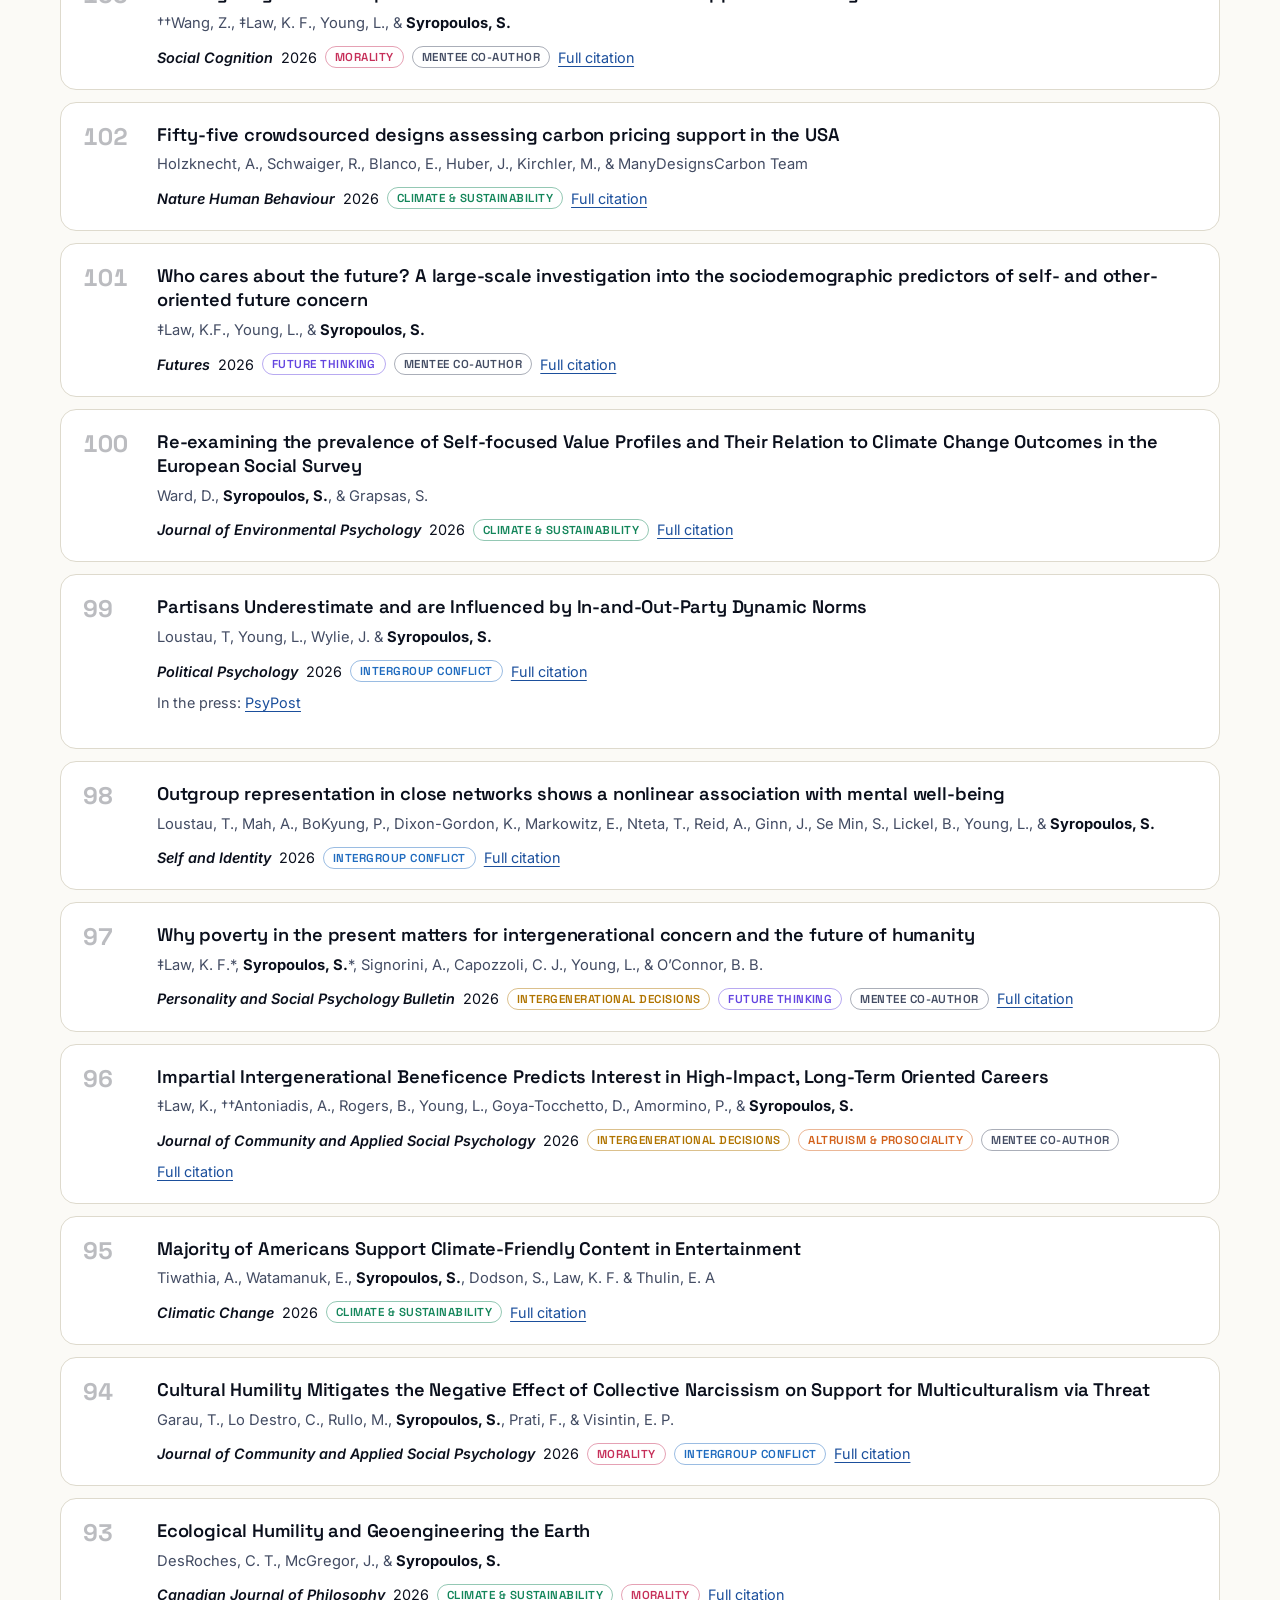
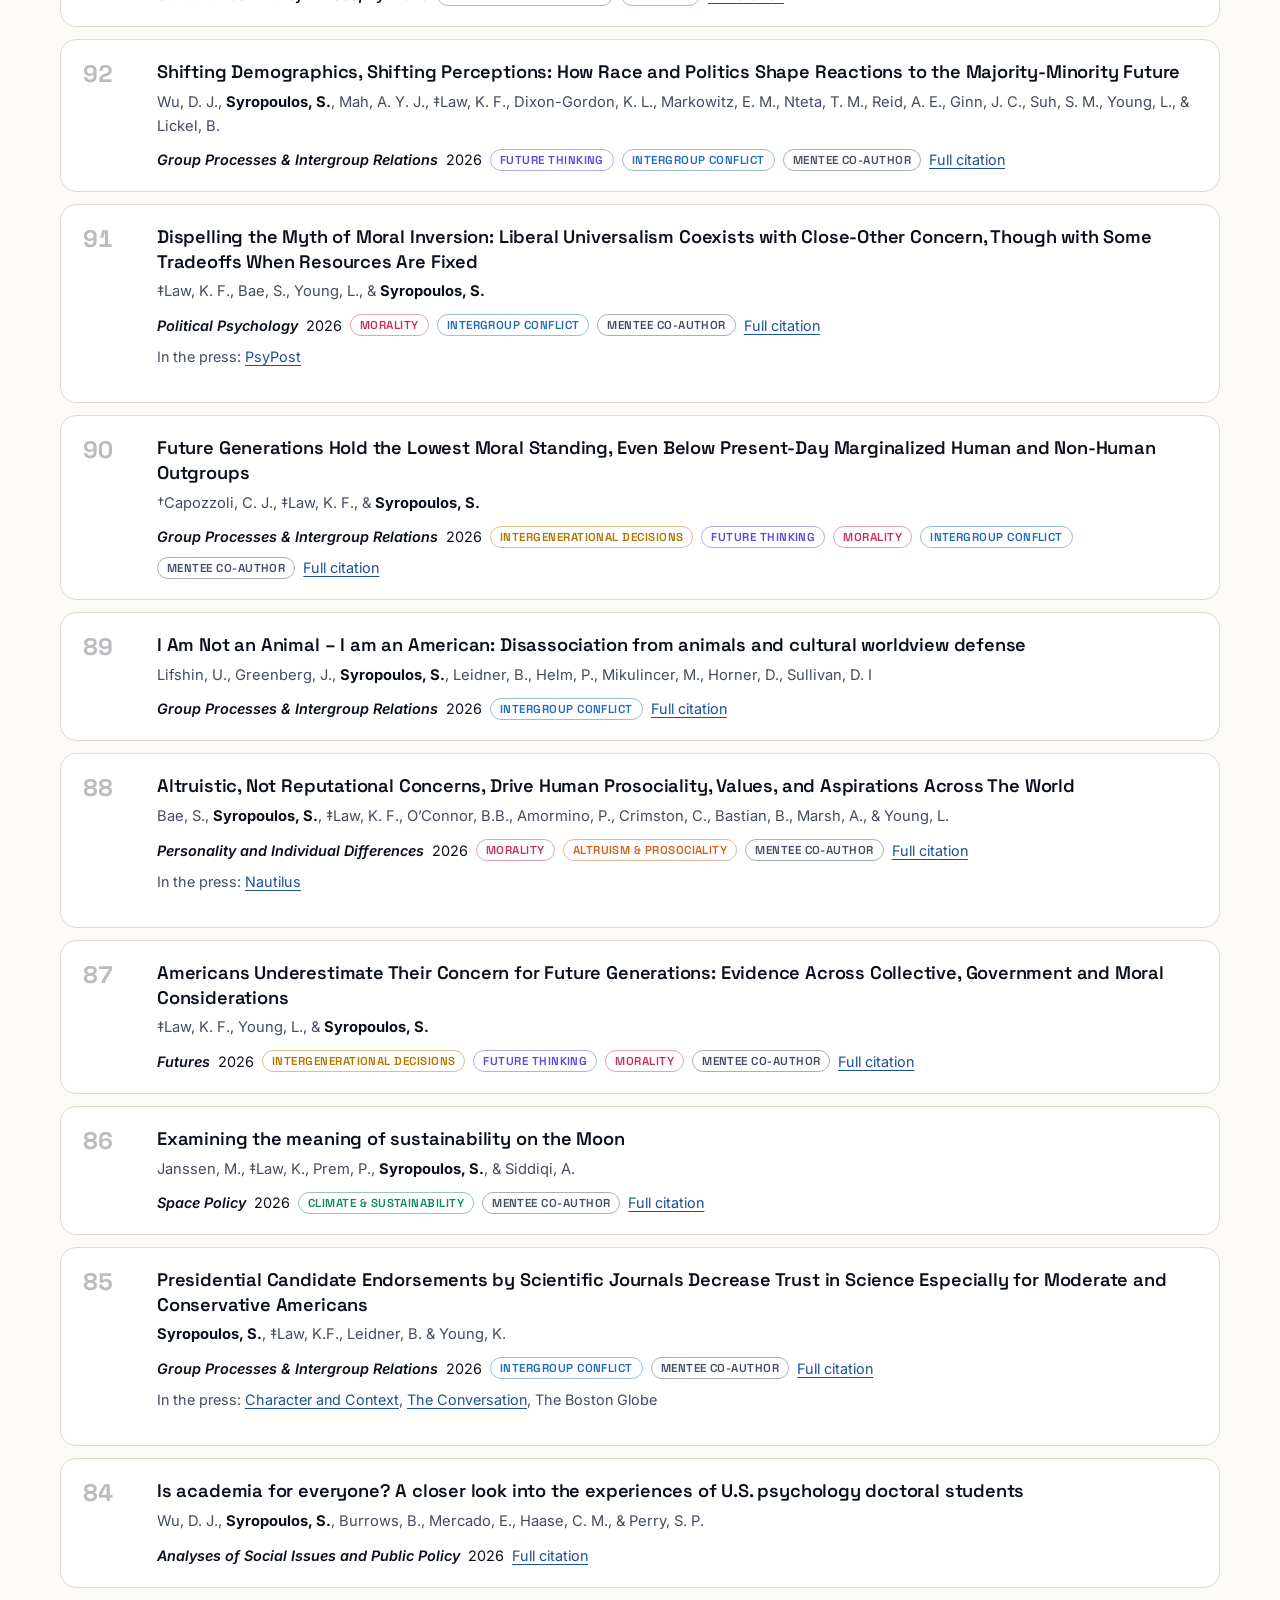
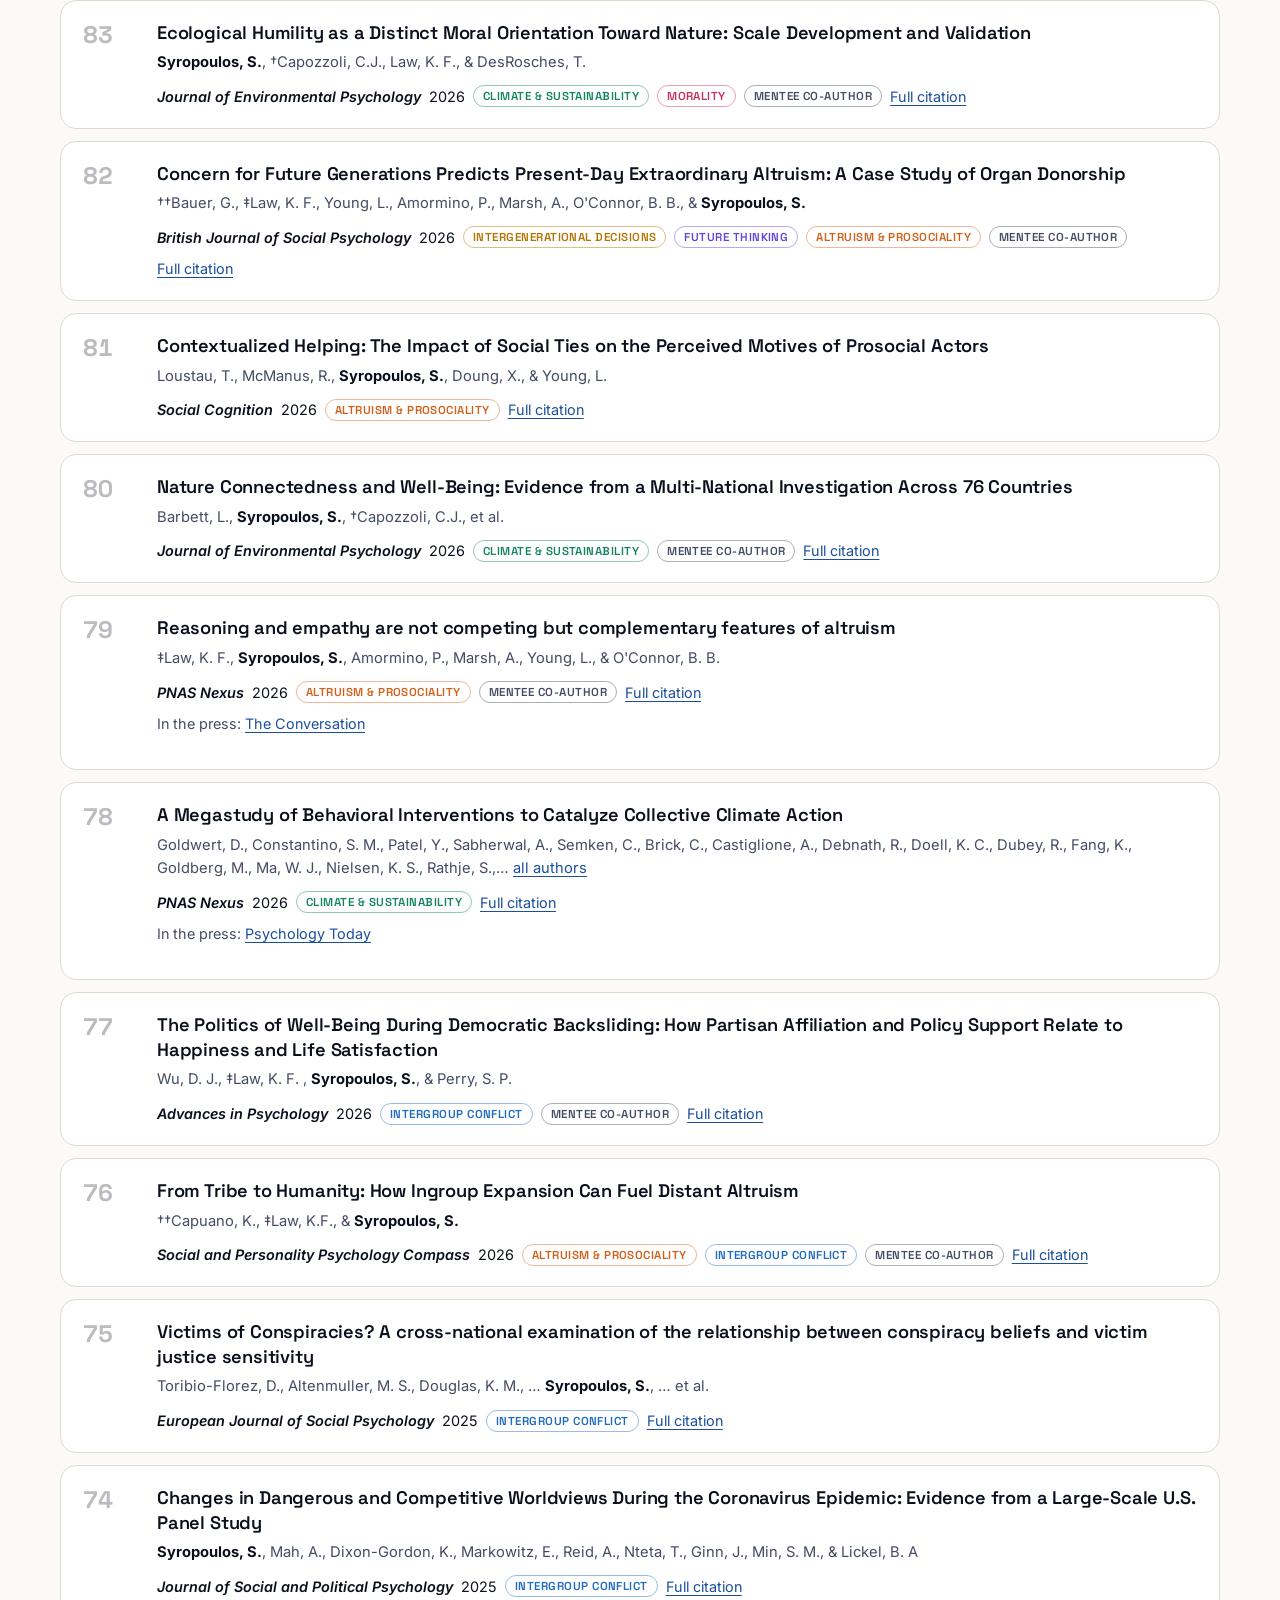
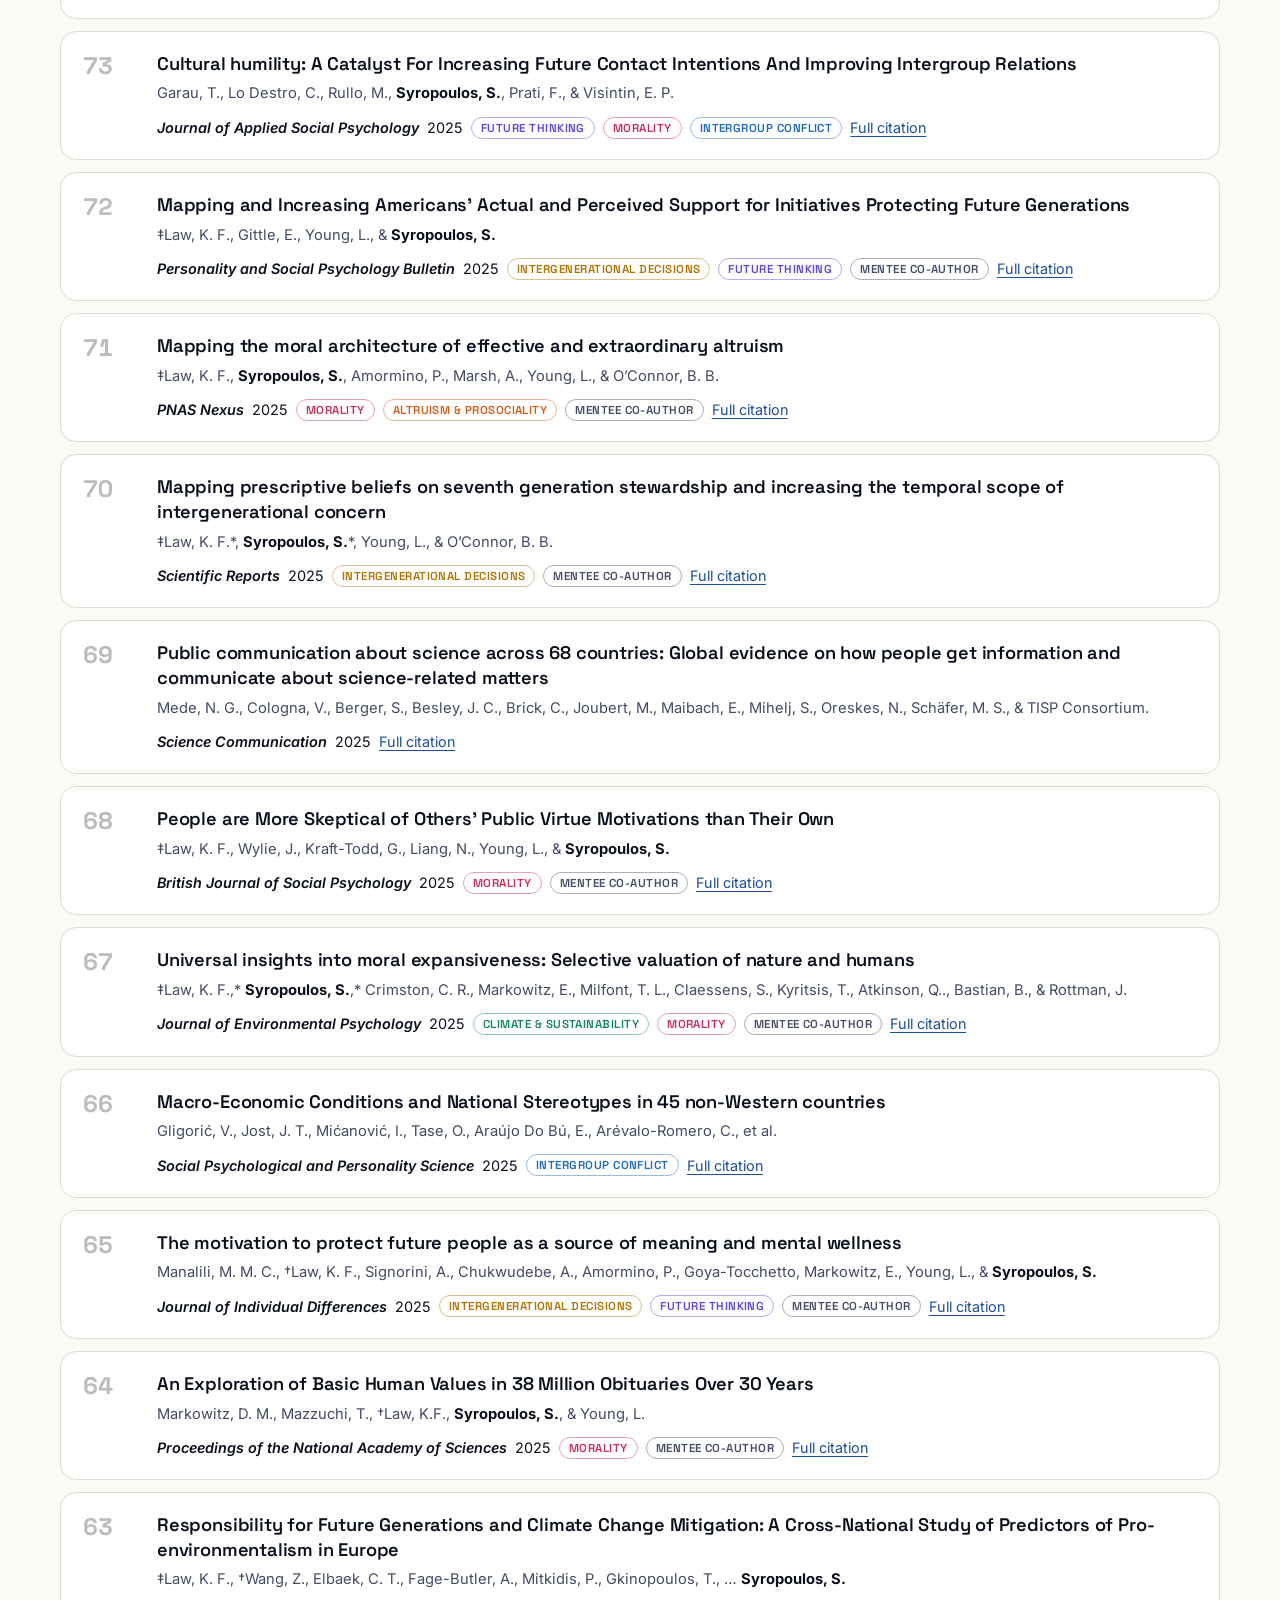
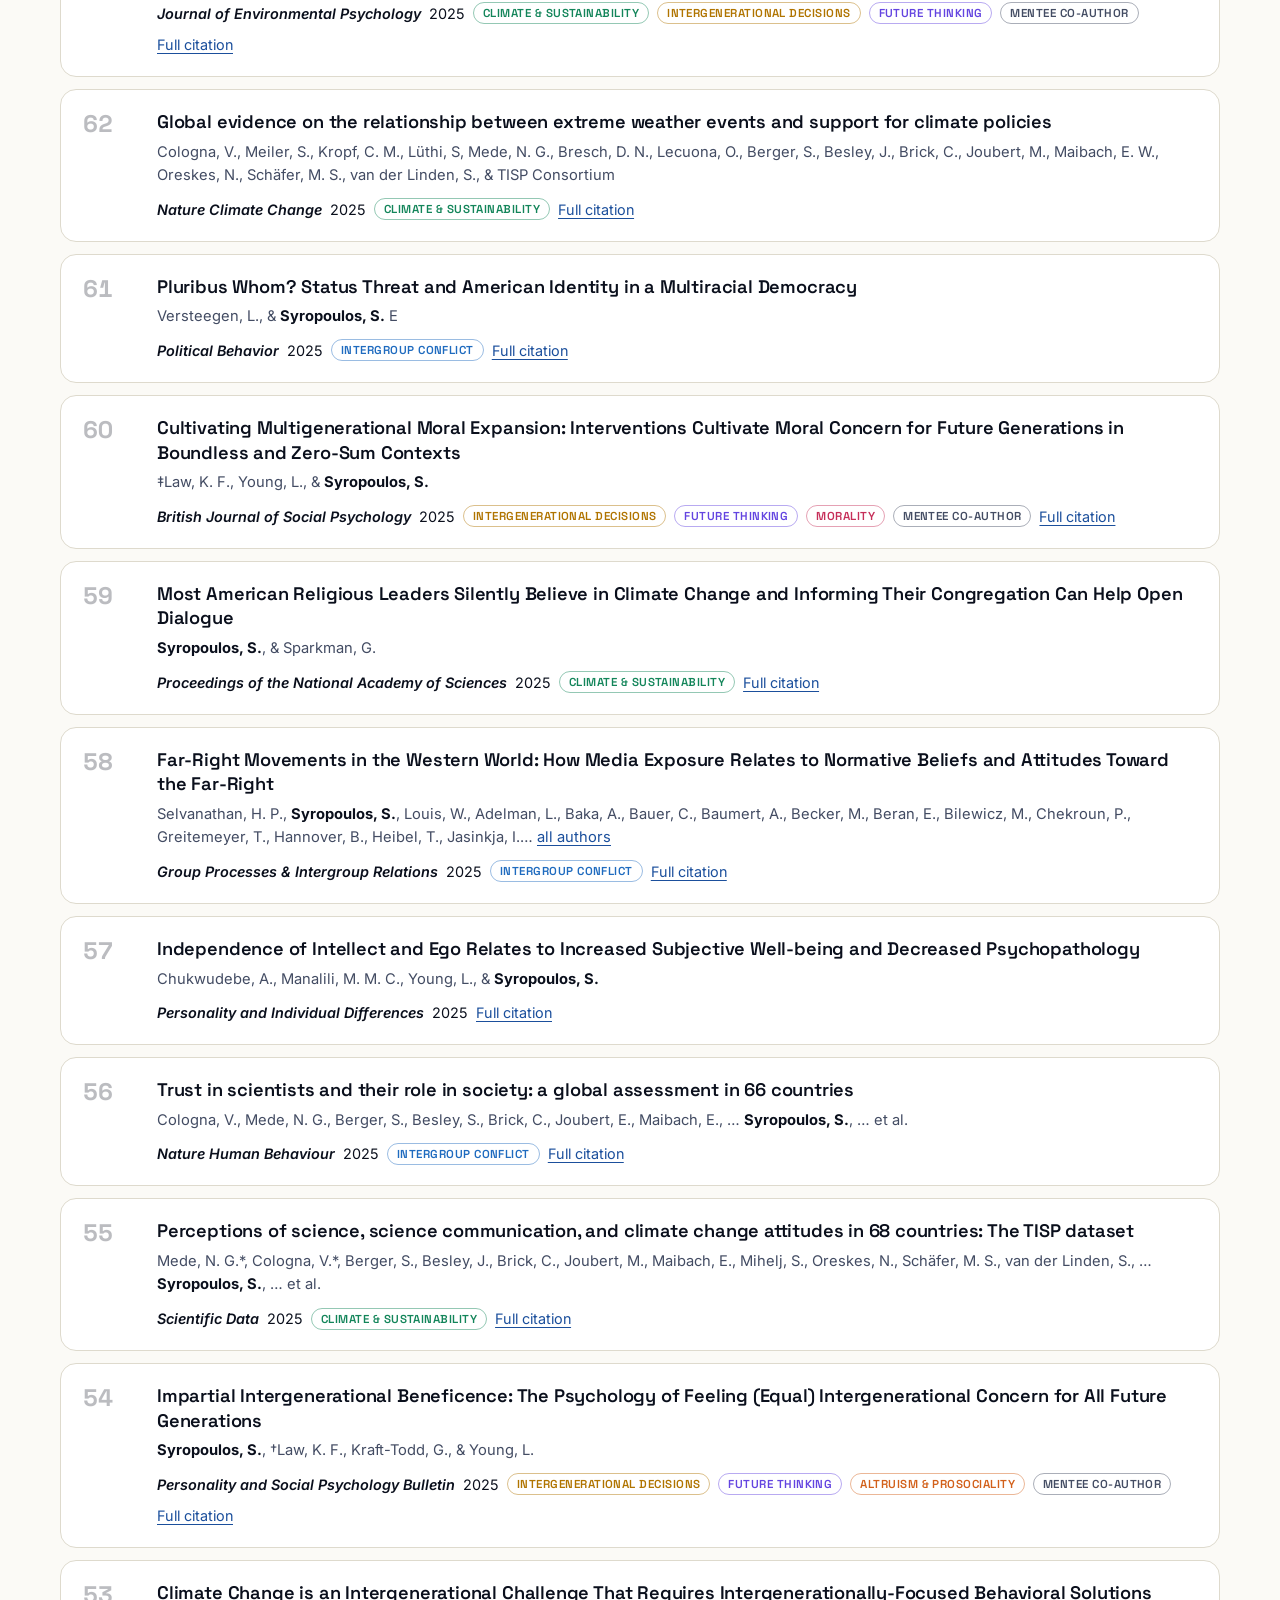
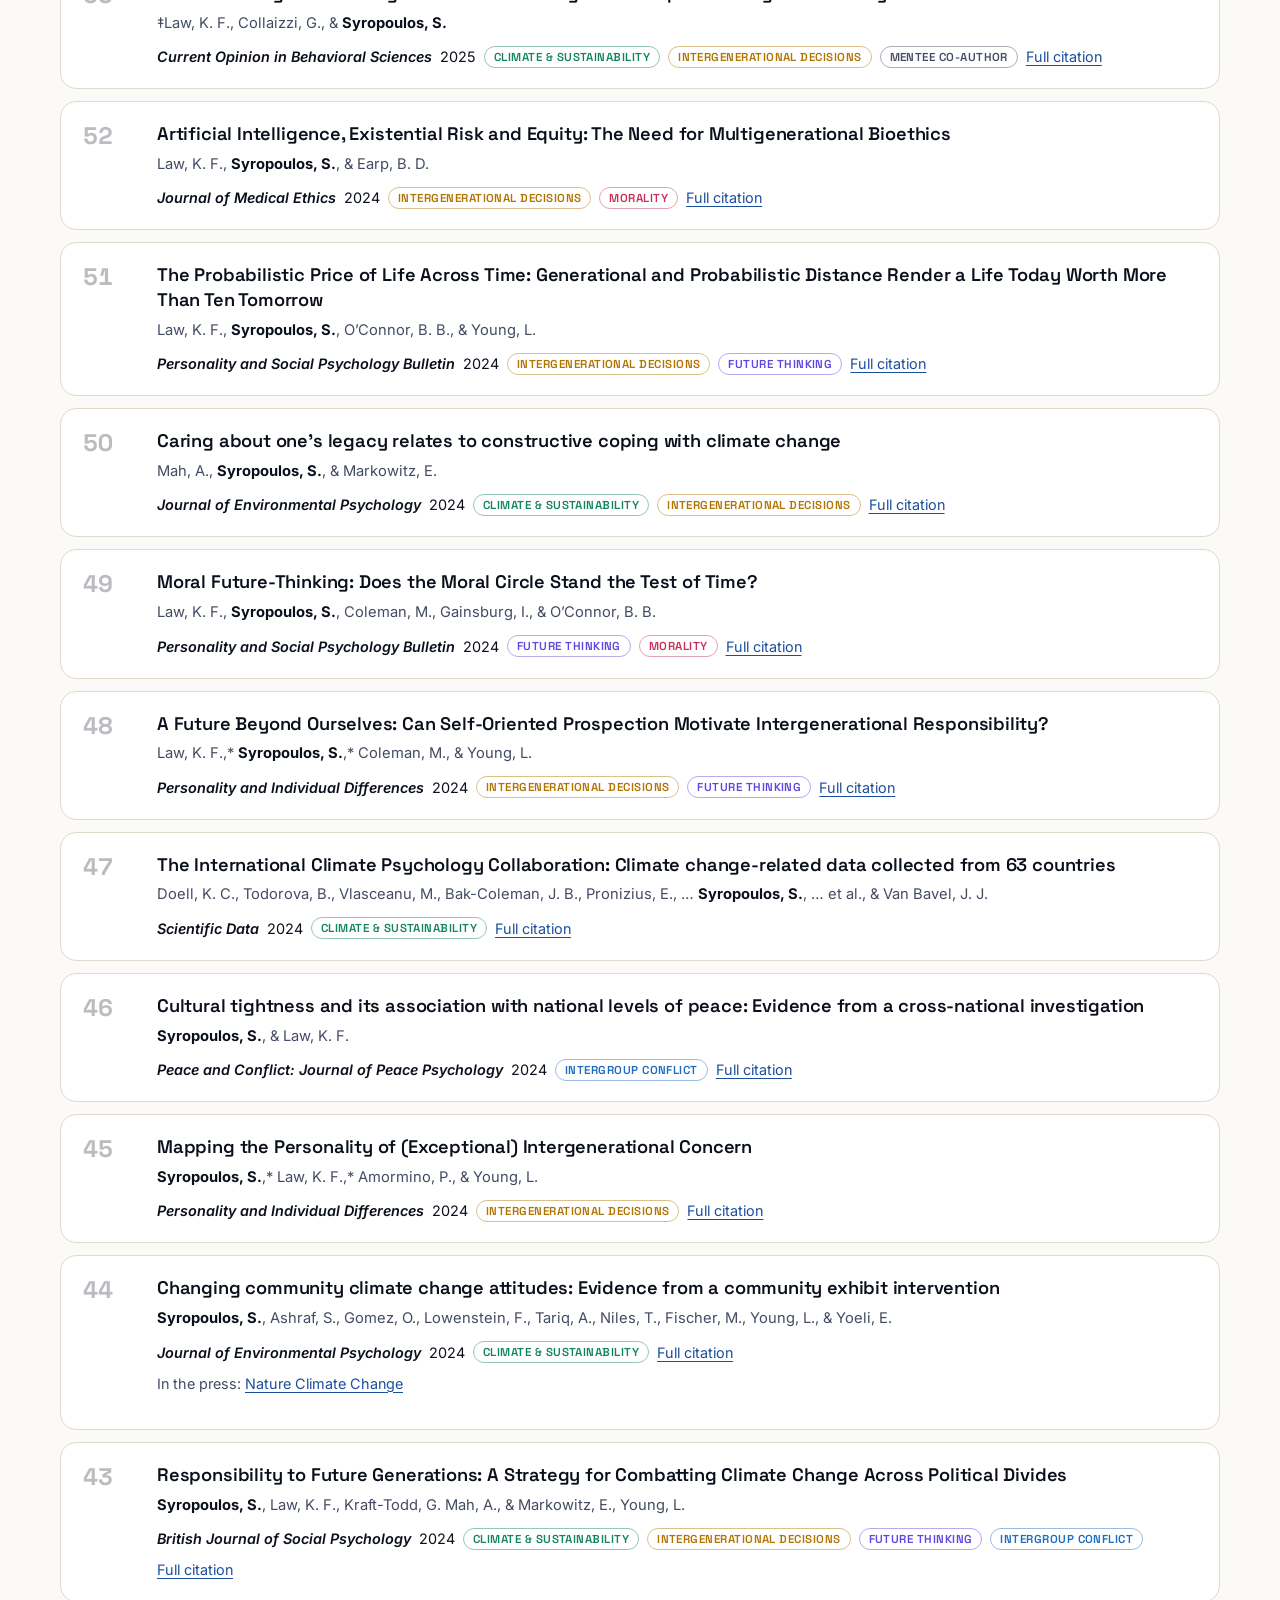
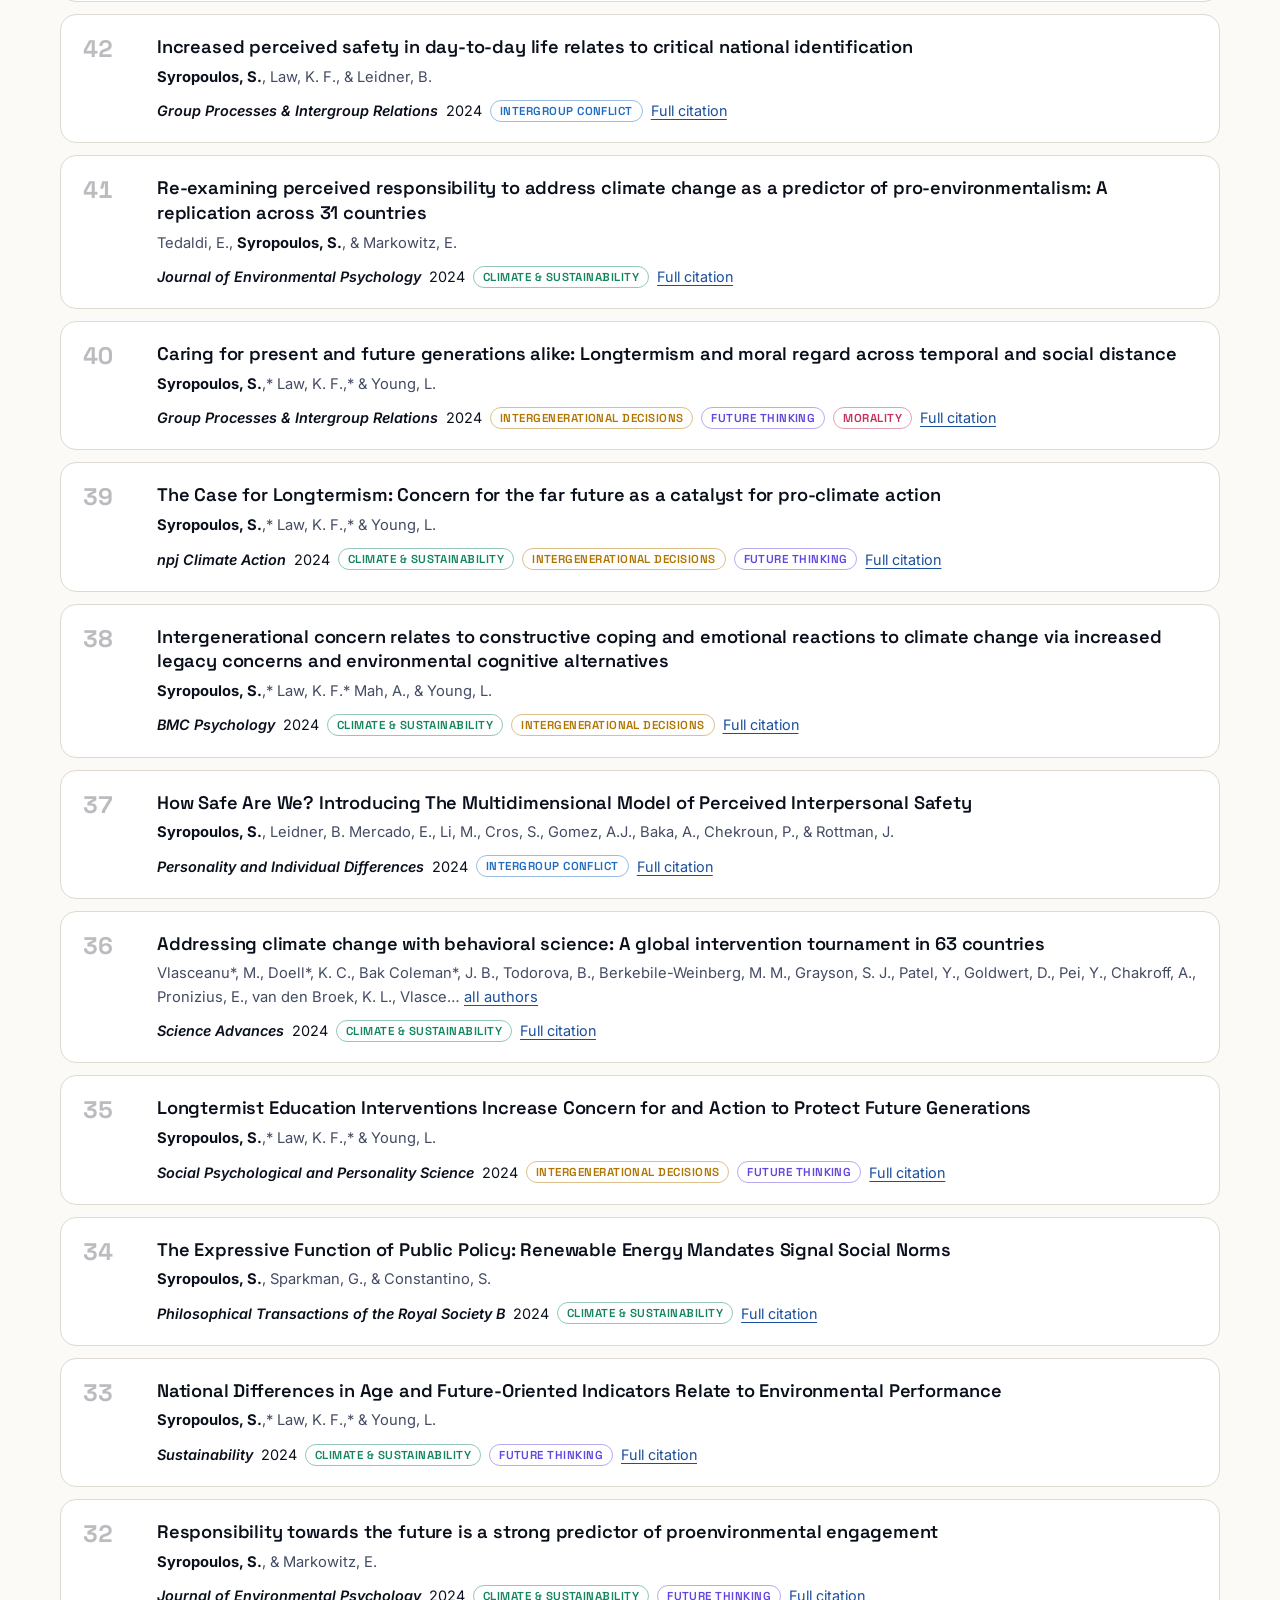
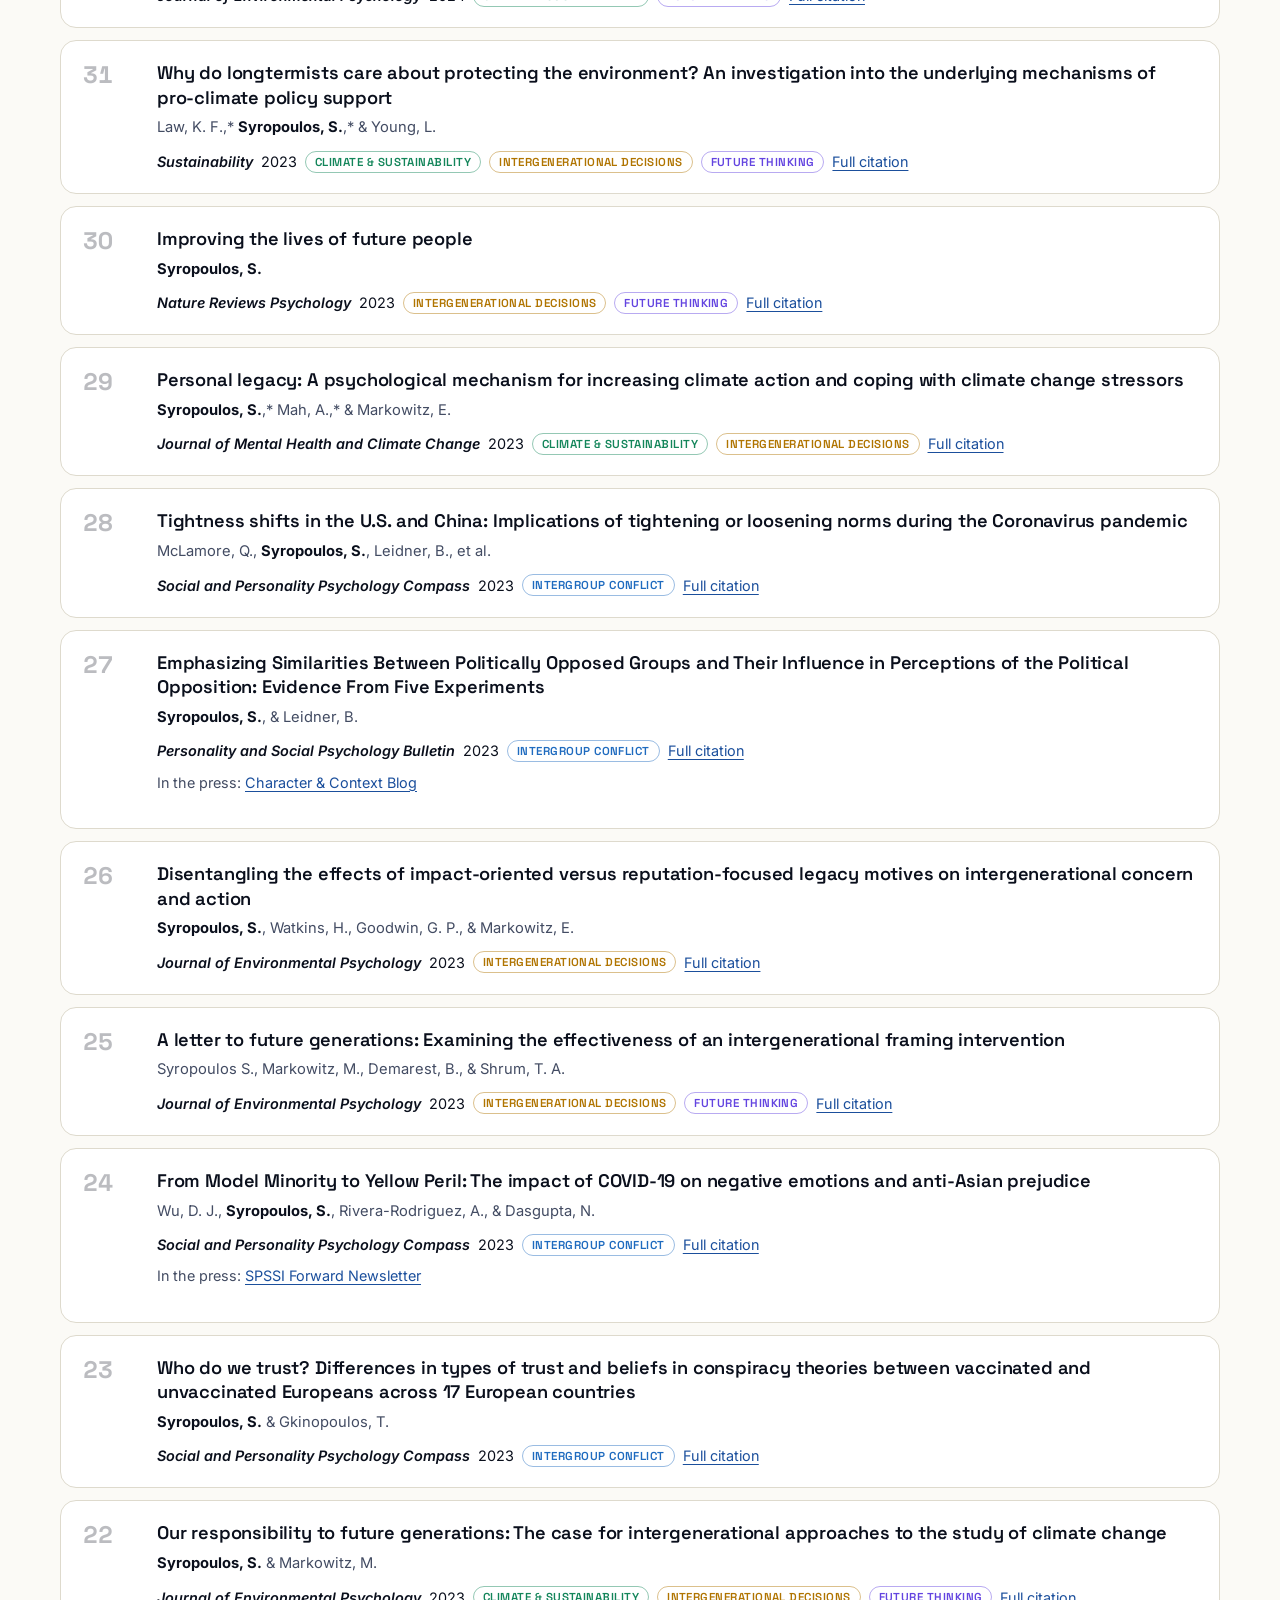
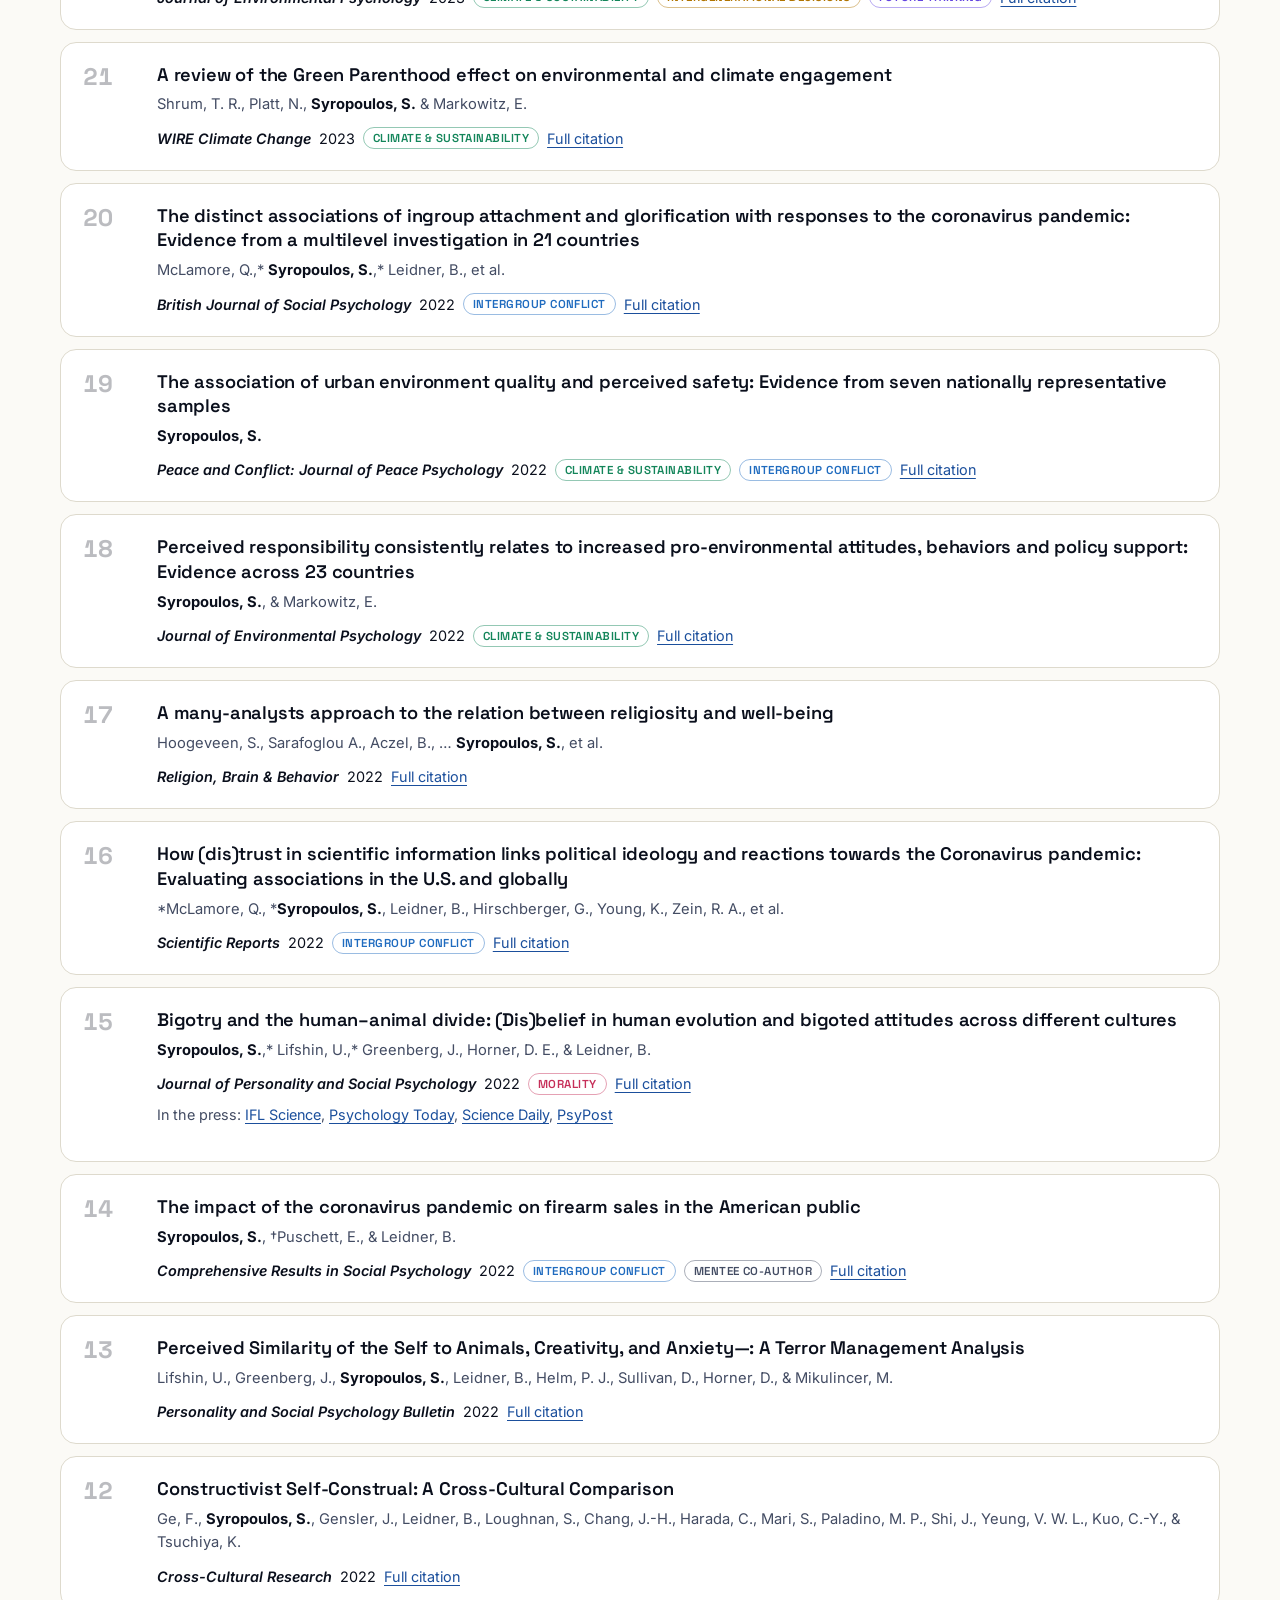
<file: research.html>
<!doctype html>
<html lang="en">
<head>
<meta charset="utf-8">
<meta name="viewport" content="width=device-width, initial-scale=1">
<title>Research | IDEA Lab</title>
<meta name="description" content="Search and filter every published paper from the IDEA Lab by topic, year, mentee co-authorship and press coverage.">
<meta property="og:title" content="Research | IDEA Lab">
<meta property="og:description" content="Search and filter every published paper from the IDEA Lab by topic, year, mentee co-authorship and press coverage.">
<meta property="og:image" content="assets/img/idea-lab-logo.png">
<link rel="icon" href="assets/img/favicon.svg" type="image/svg+xml">
<link rel="preconnect" href="https://fonts.googleapis.com">
<link rel="preconnect" href="https://fonts.gstatic.com" crossorigin>
<link href="https://fonts.googleapis.com/css2?family=Inter:wght@400;500;600&family=Space+Grotesk:wght@500;600;700&display=swap" rel="stylesheet">
<link rel="stylesheet" href="assets/css/site.css?v=202611161948">
<script>try{var t=localStorage.getItem('theme')||(matchMedia('(prefers-color-scheme: dark)').matches?'dark':'light');document.documentElement.dataset.theme=t}catch(e){}</script>
</head>
<body data-page="research">
<header id="nav"></header>
<main>
<section class="page-head"><div class="wrap">
  <span class="eyebrow">Our research</span>
  <p class="lede" style="font-size:clamp(1.35rem,2.6vw,1.9rem);line-height:1.4;color:var(--ink);max-width:40ch;margin-top:6px">Filter by theme, click a year, or type anything: a title, a co-author, a journal. For the big picture, open the <a href="https://syropoulosstylianos-cyber.github.io/research-landscape/" target="_blank" rel="noopener">interactive research landscape</a>.</p>
</div></section>
<section><div class="wrap">
  <div class="stats" id="stats"></div>
  <span class="eyebrow" style="margin-top:44px">Papers per year. Click a bar to filter.</span>
  <div class="yearchart" id="yearchart"></div>
</div></section>
<section class="section" style="padding-top:28px"><div class="wrap">
  <div class="controls">
    <div class="search"><svg viewBox="0 0 24 24" fill="none" stroke="currentColor" stroke-width="2" stroke-linecap="round"><circle cx="11" cy="11" r="7"/><path d="M20 20l-3.5-3.5"/></svg><label class="sr" for="q">Search publications</label><input id="q" type="search" placeholder="Search titles, authors, journals…" autocomplete="off"></div>
    <div class="chips" id="topics"></div>
  </div>
  <div class="result-line" id="count"></div>
  <div class="pubs" id="pubs"></div>
  <p class="legend">† Graduate mentee · †† Undergraduate mentee · ‡ Postdoctoral mentee · * Joint first authorship. Theme labels are assigned automatically from paper titles.</p>
  <p class="legend">Having trouble accessing a manuscript? Questions about our research? Email <a href="mailto:ssyropou@asu.edu">ssyropou@asu.edu</a>.</p>
</div></section>
</main>
<footer id="footer"></footer>
<script src="assets/js/site.js?v=202611161948"></script>
</body>
</html>
</file>
<file: assets/css/site.css>
/* IDEA Lab site styles */
:root {
  --bg: #fbfaf6;
  --bg-2: #f1efe7;
  --ink: #0a0f1c;
  --muted: #434c63;
  --card: #ffffff;
  --line: #dedacd;
  --navy: #0b1d40;
  --navy-2: #13295a;
  --gold: #f2b33d;
  --gold-ink: #8a5a00;
  --link: #1b4f9c;
  --shadow: 0 1px 2px rgba(10, 15, 28, .06), 0 8px 28px rgba(10, 15, 28, .08);
  --c-climate: #13855a;
  --c-intergen: #b07400;
  --c-future: #6344e0;
  --c-morality: #c62f59;
  --c-prosocial: #d2601a;
  --c-intergroup: #1f6bbf;
  --c-publication: #1f6bbf;
  --c-presentation: #c62f59;
  --c-outreach: #13855a;
  --c-award: #6344e0;
  --c-lab: #b07400;
  --radius: 18px;
  --display: "Space Grotesk", "Inter", system-ui, sans-serif;
  --body: "Inter", system-ui, -apple-system, "Segoe UI", sans-serif;
}
:root[data-theme="dark"] {
  --bg: #070d1c;
  --bg-2: #0c1530;
  --ink: #f4f2ea;
  --muted: #b4bdd2;
  --card: #101a36;
  --line: #24325a;
  --gold-ink: #f2b33d;
  --link: #8fc0ff;
  --shadow: 0 1px 2px rgba(0, 0, 0, .4), 0 10px 30px rgba(0, 0, 0, .35);
  --c-climate: #4fd39f;
  --c-intergen: #f2b33d;
  --c-future: #a995ff;
  --c-morality: #ff7fa1;
  --c-prosocial: #ff9a5c;
  --c-intergroup: #74b4ff;
  --c-publication: #74b4ff;
  --c-presentation: #ff7fa1;
  --c-outreach: #4fd39f;
  --c-award: #a995ff;
  --c-lab: #f2b33d;
}
* { box-sizing: border-box; }
html { scroll-behavior: smooth; -webkit-text-size-adjust: 100%; }
body {
  margin: 0; background: var(--bg); color: var(--ink);
  font: 17px/1.6 var(--body); -webkit-font-smoothing: antialiased;
}
img { max-width: 100%; display: block; }
a { color: var(--link); text-underline-offset: 3px; }
h1, h2, h3 { font-family: var(--display); line-height: 1.08; letter-spacing: -.02em; margin: 0; }
h2 { font-size: clamp(2rem, 4.4vw, 3.2rem); }
h3 { font-size: 1.25rem; letter-spacing: -.01em; }
p { margin: 0 0 1em; }
button { font: inherit; color: inherit; cursor: pointer; }
.wrap { width: min(1160px, 100% - 40px); margin-inline: auto; }
.section { padding: clamp(56px, 9vw, 110px) 0; }
.section.alt { background: var(--bg-2); }
.eyebrow {
  font: 600 .78rem/1 var(--display); letter-spacing: .16em; text-transform: uppercase;
  color: var(--gold-ink); margin-bottom: 14px; display: block;
}
.lede { font-size: clamp(1.05rem, 1.6vw, 1.25rem); color: var(--muted); max-width: 62ch; }
.sr { position: absolute; width: 1px; height: 1px; overflow: hidden; clip: rect(0 0 0 0); }

/* nav */
#nav {
  position: sticky; top: 0; z-index: 50; height: 64px;
  background: color-mix(in srgb, var(--bg) 86%, transparent);
  backdrop-filter: saturate(1.4) blur(14px); border-bottom: 1px solid var(--line);
}
.nav-in { height: 64px; display: flex; align-items: center; gap: 22px; }
.brand { display: flex; align-items: center; gap: 10px; text-decoration: none; color: var(--ink); font: 700 1.15rem var(--display); letter-spacing: -.01em; }
.brand svg { width: 30px; height: 30px; }
.nav-links { margin-left: auto; display: flex; gap: 4px; align-items: center; }
.nav-links a {
  text-decoration: none; color: var(--ink); font-weight: 500; font-size: .95rem;
  padding: 8px 13px; border-radius: 999px; transition: background .2s;
}
.nav-links a:hover { background: var(--bg-2); }
.nav-links a[aria-current="page"] { background: var(--navy); color: #fff; }
:root[data-theme="dark"] .nav-links a[aria-current="page"] { background: var(--gold); color: #0a0f1c; }
.icon-btn {
  width: 40px; height: 40px; border-radius: 50%; border: 1px solid var(--line);
  background: var(--card); display: grid; place-items: center;
}
.icon-btn svg { width: 18px; height: 18px; }
#menu-btn { display: none; }
@media (max-width: 760px) {
  #menu-btn { display: grid; margin-left: auto; }
  .nav-links {
    position: absolute; top: 64px; left: 0; right: 0; flex-direction: column; align-items: stretch;
    background: var(--bg); border-bottom: 1px solid var(--line); padding: 10px 20px 18px; margin: 0; display: none;
  }
  .nav-links.open { display: flex; }
  .nav-links a { padding: 12px 14px; font-size: 1.05rem; }
  #theme-btn { align-self: flex-start; margin-top: 6px; }
}

/* buttons, chips */
.btn {
  display: inline-flex; align-items: center; gap: 8px; text-decoration: none;
  font: 600 1rem var(--display); padding: 13px 22px; border-radius: 999px;
  border: 1.5px solid transparent; transition: transform .15s, box-shadow .2s, background .2s;
}
.btn:hover { transform: translateY(-2px); }
.btn.gold { background: var(--gold); color: #0a0f1c; box-shadow: 0 6px 22px rgba(242, 179, 61, .35); }
.btn.ghost { border-color: rgba(255, 255, 255, .45); color: #fff; }
.btn.ghost:hover { background: rgba(255, 255, 255, .1); }
.btn.line { border-color: var(--ink); color: var(--ink); background: transparent; }
.btn.line:hover { background: var(--ink); color: var(--bg); }
.btn.small { padding: 8px 15px; font-size: .88rem; }
.chips { display: flex; flex-wrap: wrap; gap: 8px; }
.chip {
  --c: var(--ink);
  border: 1.5px solid var(--line); background: var(--card); color: var(--ink);
  padding: 7px 14px; border-radius: 999px; font: 500 .9rem var(--body);
  display: inline-flex; align-items: center; gap: 8px; transition: all .15s;
}
.chip::before { content: ""; width: 9px; height: 9px; border-radius: 50%; background: var(--c); }
.chip.plain::before { display: none; }
.chip:hover { border-color: var(--c); }
.chip[aria-pressed="true"] { background: var(--c); border-color: var(--c); color: #fff; }
.chip[aria-pressed="true"]::before { background: #fff; }
:root[data-theme="dark"] .chip[aria-pressed="true"] { color: #0a0f1c; }
:root[data-theme="dark"] .chip[aria-pressed="true"]::before { background: #0a0f1c; }
.chip .ct { opacity: .65; font-variant-numeric: tabular-nums; font-size: .82rem; }
.tag {
  --c: var(--muted); font: 600 .72rem var(--display); letter-spacing: .04em; text-transform: uppercase;
  color: var(--c); border: 1.5px solid color-mix(in srgb, var(--c) 45%, transparent);
  padding: 3px 9px; border-radius: 999px; background: transparent; white-space: nowrap;
}
button.tag:hover { background: color-mix(in srgb, var(--c) 14%, transparent); }
[data-c="climate"] { --c: var(--c-climate); } [data-c="intergen"] { --c: var(--c-intergen); }
[data-c="future"] { --c: var(--c-future); } [data-c="morality"] { --c: var(--c-morality); }
[data-c="prosocial"] { --c: var(--c-prosocial); } [data-c="intergroup"] { --c: var(--c-intergroup); }
[data-c="publication"] { --c: var(--c-publication); } [data-c="presentation"] { --c: var(--c-presentation); }
[data-c="outreach"] { --c: var(--c-outreach); } [data-c="award"] { --c: var(--c-award); } [data-c="lab"] { --c: var(--c-lab); }

/* hero */
.hero {
  position: relative; min-height: min(92vh, 860px); display: grid; align-items: center;
  background: radial-gradient(1200px 700px at 78% 30%, #1b3a7a 0%, transparent 60%), linear-gradient(160deg, #060c1c 0%, #0b1d40 55%, #102a5e 100%);
  color: #fff; overflow: hidden; margin-top: -64px; padding: 130px 0 90px;
}
.hero canvas { position: absolute; inset: 0; width: 100%; height: 100%; }
.hero .wrap { position: relative; }
.hero .eyebrow { color: var(--gold); }
.hero h1 { font-size: clamp(2.2rem, 6vw, 4.8rem); font-weight: 700; max-width: 17ch; min-height: 3.3em; display: flex; align-items: flex-end; }
.hero h1 .rot { color: #fff; display: inline-block; transition: opacity .35s, transform .35s; }
.hero h1 .rot.out { opacity: 0; transform: translateY(.25em); }
.hero p { font-size: clamp(1.08rem, 1.9vw, 1.4rem); max-width: 56ch; color: #d6def0; margin: 26px 0 34px; }
.hero .cta { display: flex; flex-wrap: wrap; gap: 12px; }
.hero .scroll-hint { position: absolute; bottom: -62px; left: 0; font: 500 .8rem var(--display); letter-spacing: .14em; text-transform: uppercase; color: #9fb0d4; }
body.home #nav:not(.scrolled) { background: transparent; border-color: transparent; backdrop-filter: none; }
body.home #nav:not(.scrolled) .brand, body.home #nav:not(.scrolled) .nav-links a { color: #fff; }
body.home #nav:not(.scrolled) .nav-links a:hover { background: rgba(255, 255, 255, .12); }
body.home #nav:not(.scrolled) .nav-links a[aria-current="page"] { background: rgba(255, 255, 255, .16); color: #fff; }
body.home #nav:not(.scrolled) .icon-btn { background: rgba(255, 255, 255, .1); border-color: rgba(255, 255, 255, .25); color: #fff; }
@media (max-width: 760px) { body.home #nav:not(.scrolled) .nav-links { background: #0b1d40; } }

/* page head (inner pages) */
.page-head { padding: clamp(48px, 8vw, 96px) 0 clamp(24px, 4vw, 44px); }
.page-head h1 { font-size: clamp(2.6rem, 7vw, 5.2rem); max-width: 16ch; }
.page-head h1 em { font-style: normal; color: var(--gold-ink); }
.page-head .lede { margin-top: 20px; }

/* stats */
.stats { display: grid; grid-template-columns: repeat(4, 1fr); gap: 0; border-top: 1px solid var(--line); border-bottom: 1px solid var(--line); }
.stat { padding: 30px 22px; border-left: 1px solid var(--line); }
.stat:first-child { border-left: 0; padding-left: 0; }
.stat b { display: block; font: 700 clamp(2.4rem, 5vw, 4rem)/1 var(--display); letter-spacing: -.03em; font-variant-numeric: tabular-nums; }
.stat span { color: var(--muted); font-size: .95rem; }
@media (max-width: 760px) { .stats { grid-template-columns: 1fr 1fr; } .stat:nth-child(3) { border-left: 0; padding-left: 0; } .stat:nth-child(n+3) { border-top: 1px solid var(--line); } }

/* theme cards */
.themes { display: grid; grid-template-columns: repeat(3, 1fr); gap: 16px; margin-top: 40px; }
@media (max-width: 960px) { .themes { grid-template-columns: 1fr 1fr; } }
@media (max-width: 620px) { .themes { grid-template-columns: 1fr; } }
.theme {
  text-align: left; background: var(--card); border: 1.5px solid var(--line); border-radius: var(--radius);
  padding: 26px; position: relative; overflow: hidden; transition: transform .2s, border-color .2s, box-shadow .2s;
  display: flex; flex-direction: column; gap: 10px;
}
.theme:hover, .theme[aria-expanded="true"] { transform: translateY(-4px); border-color: var(--c); box-shadow: var(--shadow); }
.theme svg.ico { width: 54px; height: 54px; color: var(--c); margin-bottom: 6px; }
.theme .q { color: var(--muted); font-size: .98rem; margin: 0; }
.theme .n { font: 600 .82rem var(--display); color: var(--c); letter-spacing: .04em; margin-top: auto; padding-top: 8px; }
.theme .n::after { content: " +"; }
.theme[aria-expanded="true"] .n::after { content: " \2212"; }
.theme-panel {
  grid-column: 1 / -1; background: var(--card); border: 1.5px solid var(--c); border-radius: var(--radius);
  padding: 26px; animation: pop .25s ease;
}
.theme-panel ol { list-style: none; margin: 14px 0 18px; padding: 0; display: grid; gap: 12px; }
.theme-panel li a { color: var(--ink); font-weight: 600; text-decoration: none; }
.theme-panel li a:hover { text-decoration: underline; }
.theme-panel li small { display: block; color: var(--muted); }
@keyframes pop { from { opacity: 0; transform: translateY(-8px); } }

/* split */
.split { display: grid; grid-template-columns: 1fr 1.25fr; gap: clamp(28px, 6vw, 80px); align-items: center; }
@media (max-width: 820px) { .split { grid-template-columns: 1fr; } }
.portrait { position: relative; max-width: 420px; }
.portrait img { border-radius: 28px; width: 100%; aspect-ratio: 1; object-fit: cover; position: relative; }
.portrait::before { content: ""; position: absolute; inset: 18px -18px -18px 18px; border-radius: 28px; background: var(--gold); }
.links { display: flex; flex-wrap: wrap; gap: 10px; margin-top: 22px; }

/* news */
.news-list { display: grid; gap: 0; margin-top: 30px; }
.news-item {
  display: grid; grid-template-columns: 150px 1fr; gap: 20px; padding: 20px 0; border-top: 1px solid var(--line);
}
.news-item .when { font: 600 .9rem var(--display); color: var(--muted); display: flex; flex-direction: column; gap: 8px; align-items: flex-start; }
.news-item p { margin: 0; }
@media (max-width: 620px) { .news-item { grid-template-columns: 1fr; gap: 8px; } .news-item .when { flex-direction: row; align-items: center; } }
.timeline { position: relative; margin-top: 10px; }
.tl-year { font: 700 clamp(3rem, 8vw, 5.5rem)/1 var(--display); letter-spacing: -.04em; color: color-mix(in srgb, var(--ink) 14%, transparent); margin: 46px 0 6px; }
.tl-month { display: grid; grid-template-columns: 150px 1fr; gap: 20px; padding: 22px 0; border-top: 1px solid var(--line); }
.tl-month > h3 { position: sticky; top: 84px; align-self: start; }
.tl-month > h3 small { display: block; font: 500 .82rem var(--body); color: var(--muted); letter-spacing: 0; margin-top: 4px; }
.tl-items { display: grid; gap: 12px; }
.tl-item { background: var(--card); border: 1px solid var(--line); border-left: 5px solid var(--c); border-radius: 12px; padding: 14px 18px; }
.tl-item .tag { float: right; margin: 2px 0 6px 12px; }
.tl-item p { margin: 0; }
@media (max-width: 620px) { .tl-month { grid-template-columns: 1fr; gap: 10px; } .tl-month > h3 { position: static; } }

/* marquee */
.marquee { overflow: hidden; border-block: 1px solid var(--line); padding: 20px 0; mask-image: linear-gradient(90deg, transparent, #000 12%, #000 88%, transparent); }
.marquee-track { display: flex; gap: 56px; width: max-content; animation: slide 46s linear infinite; }
.marquee:hover .marquee-track { animation-play-state: paused; }
.marquee span { font: 600 1.35rem var(--display); color: var(--muted); white-space: nowrap; }
@keyframes slide { to { transform: translateX(-50%); } }

/* callout */
.callout {
  background: linear-gradient(135deg, #0b1d40, #1b3a7a); color: #fff; border-radius: 28px;
  padding: clamp(30px, 6vw, 64px); display: grid; grid-template-columns: 1.4fr auto; gap: 30px; align-items: center; position: relative; overflow: hidden;
}
.callout h2 { font-size: clamp(1.8rem, 4vw, 2.8rem); }
.callout p { color: #d6def0; margin: 14px 0 0; max-width: 52ch; }
.callout .orb { position: absolute; right: -80px; top: -80px; width: 320px; height: 320px; border-radius: 50%; border: 1px solid rgba(242, 179, 61, .5); box-shadow: 0 0 0 40px rgba(242, 179, 61, .07), 0 0 0 90px rgba(242, 179, 61, .04); }
@media (max-width: 760px) { .callout { grid-template-columns: 1fr; } }

/* research */
.yearchart { display: flex; align-items: flex-end; gap: 10px; height: 190px; margin: 34px 0 8px; }
.ybar { flex: 1; display: flex; flex-direction: column; justify-content: flex-end; align-items: center; gap: 6px; background: none; border: 0; padding: 0; height: 100%; }
.ybar i { display: block; width: 100%; border-radius: 8px 8px 2px 2px; background: color-mix(in srgb, var(--ink) 18%, transparent); transition: background .2s, height .6s cubic-bezier(.2, .8, .2, 1); min-height: 4px; }
.ybar:hover i { background: color-mix(in srgb, var(--ink) 40%, transparent); }
.ybar[aria-pressed="true"] i { background: var(--gold); }
.ybar b { font: 700 .95rem var(--display); }
.ybar span { font: 500 .82rem var(--display); color: var(--muted); }
.controls { position: sticky; top: 64px; z-index: 20; background: color-mix(in srgb, var(--bg) 92%, transparent); backdrop-filter: blur(12px); padding: 16px 0; border-bottom: 1px solid var(--line); display: grid; gap: 12px; }
.search { position: relative; }
.search input {
  width: 100%; font: 500 1.05rem var(--body); padding: 15px 18px 15px 48px; border-radius: 14px;
  border: 1.5px solid var(--line); background: var(--card); color: var(--ink); outline: none;
}
.search input:focus { border-color: var(--ink); }
.search svg { position: absolute; left: 16px; top: 50%; translate: 0 -50%; width: 20px; height: 20px; color: var(--muted); }
.result-line { display: flex; justify-content: space-between; align-items: center; gap: 12px; flex-wrap: wrap; margin: 22px 0 8px; color: var(--muted); font-size: .95rem; }
.result-line b { color: var(--ink); font-family: var(--display); font-size: 1.15rem; }
.linkish { background: none; border: 0; padding: 0; color: var(--link); text-decoration: underline; text-underline-offset: 3px; }
.pubs { display: grid; gap: 12px; }
.pub {
  background: var(--card); border: 1px solid var(--line); border-radius: 16px; padding: 20px 22px;
  display: grid; grid-template-columns: 58px 1fr; gap: 6px 16px; transition: border-color .2s, box-shadow .2s;
}
.pub:hover { border-color: color-mix(in srgb, var(--ink) 40%, transparent); box-shadow: var(--shadow); }
.pub .num { font: 700 1.5rem/1.2 var(--display); color: color-mix(in srgb, var(--ink) 28%, transparent); font-variant-numeric: tabular-nums; }
.pub h3 { font: 600 1.14rem/1.35 var(--display); letter-spacing: -.01em; }
.pub h3 a { color: var(--ink); text-decoration: none; background: linear-gradient(var(--gold), var(--gold)) 0 100% / 0 2px no-repeat; transition: background-size .25s; }
.pub h3 a:hover { background-size: 100% 2px; }
.pub .au { color: var(--muted); font-size: .92rem; margin: 6px 0 0; }
.pub .au b { color: var(--ink); }
.pub .meta { display: flex; flex-wrap: wrap; gap: 8px; align-items: center; margin-top: 10px; font-size: .9rem; }
.pub .jr { font-weight: 600; font-style: italic; }
.pub .press { font-size: .9rem; margin-top: 8px; color: var(--muted); }
.pub .cite { grid-column: 2; margin-top: 10px; font-size: .9rem; background: var(--bg-2); border-radius: 10px; padding: 12px 14px; overflow-wrap: anywhere; }
.pub .cite a { color: inherit; }
@media (max-width: 620px) { .pub { grid-template-columns: 1fr; } .pub .cite { grid-column: 1; } .pub .num { font-size: 1rem; } }
.legend { color: var(--muted); font-size: .88rem; margin-top: 10px; }
.empty { text-align: center; padding: 60px 0; color: var(--muted); }

/* people */
.people { display: grid; grid-template-columns: repeat(auto-fill, minmax(230px, 1fr)); gap: 18px; margin-top: 34px; }
.person {
  text-align: left; background: var(--card); border: 1px solid var(--line); border-radius: var(--radius); padding: 0; overflow: hidden;
  transition: transform .2s, box-shadow .2s; display: flex; flex-direction: column;
}
.person:hover { transform: translateY(-5px); box-shadow: var(--shadow); }
.person .ph { aspect-ratio: 1; overflow: hidden; background: var(--bg-2); }
.person img { width: 100%; height: 100%; object-fit: cover; transition: transform .5s; }
.person:hover img { transform: scale(1.05); }
.person .tx { padding: 16px 18px 18px; }
.person .role { font: 600 .74rem var(--display); letter-spacing: .08em; text-transform: uppercase; color: var(--gold-ink); }
.person h3 { margin-top: 5px; font-size: 1.12rem; }
.person .more { color: var(--muted); font-size: .86rem; margin-top: 8px; display: block; }
.person .now { font-size: .9rem; color: var(--muted); margin: 8px 0 0; }
.director { display: grid; grid-template-columns: 300px 1fr; gap: clamp(24px, 5vw, 56px); align-items: center; background: var(--card); border: 1px solid var(--line); border-radius: 28px; padding: clamp(20px, 4vw, 40px); margin-top: 34px; }
.director img { border-radius: 20px; aspect-ratio: 1; object-fit: cover; width: 100%; }
@media (max-width: 760px) { .director { grid-template-columns: 1fr; } .director img { max-width: 260px; } }

dialog { border: 0; padding: 0; background: transparent; max-width: min(760px, 100% - 28px); width: 100%; color: var(--ink); }
dialog::backdrop { background: rgba(4, 8, 20, .72); backdrop-filter: blur(4px); }
.modal { background: var(--card); border-radius: 24px; padding: clamp(22px, 4vw, 38px); display: grid; grid-template-columns: 200px 1fr; gap: 26px; position: relative; animation: pop .25s ease; }
.modal img { border-radius: 16px; aspect-ratio: 1; object-fit: cover; width: 100%; }
.modal .bio { font-size: .98rem; }
@media (max-width: 620px) { .modal { grid-template-columns: 1fr; } .modal img { max-width: 160px; } }
.x { position: absolute; top: 12px; right: 12px; }

/* lab life */
.events { display: grid; gap: clamp(36px, 6vw, 70px); margin-top: 30px; }
.event { display: grid; grid-template-columns: 1fr 1.5fr; gap: clamp(20px, 4vw, 48px); align-items: start; }
.event:nth-child(even) { grid-template-columns: 1.5fr 1fr; }
.event:nth-child(even) .ev-tx { order: 2; }
.ev-tx { position: sticky; top: 96px; }
.ev-tx time { font: 600 .82rem var(--display); letter-spacing: .14em; text-transform: uppercase; color: var(--gold-ink); }
.ev-tx p { font: 500 clamp(1.2rem, 2.2vw, 1.6rem)/1.3 var(--display); letter-spacing: -.01em; margin-top: 10px; }
.shots { display: grid; gap: 10px; grid-template-columns: repeat(2, 1fr); }
.shots.n1 { grid-template-columns: 1fr; }
.shots.n3 button:first-child { grid-column: 1 / -1; }
.shots button { border: 0; padding: 0; border-radius: 16px; overflow: hidden; background: var(--bg-2); cursor: zoom-in; }
.shots img { width: 100%; height: 100%; object-fit: cover; aspect-ratio: 4 / 3; transition: transform .5s; }
.shots.n1 img { aspect-ratio: auto; max-height: 560px; }
.shots button:hover img { transform: scale(1.04); }
@media (max-width: 760px) { .event, .event:nth-child(even) { grid-template-columns: 1fr; } .event:nth-child(even) .ev-tx { order: 0; } .ev-tx { position: static; } }
.lightbox { max-width: none; width: 100vw; height: 100vh; max-height: none; margin: 0; }
.lightbox .lb { width: 100%; height: 100%; display: grid; place-items: center; position: relative; padding: 56px 16px; }
.lightbox img { max-width: 100%; max-height: calc(100vh - 150px); border-radius: 12px; }
.lightbox figcaption { color: #fff; text-align: center; margin-top: 14px; max-width: 70ch; font-size: .95rem; }
.lightbox .icon-btn { position: absolute; background: rgba(255, 255, 255, .14); border-color: rgba(255, 255, 255, .3); color: #fff; }
.lightbox .prev { left: 14px; top: 50%; } .lightbox .next { right: 14px; top: 50%; } .lightbox .x { top: 14px; right: 14px; }

/* partners + join */
.partners { display: grid; grid-template-columns: repeat(auto-fill, minmax(240px, 1fr)); gap: 16px; margin-top: 26px; }
.partner {
  background: var(--card); border: 1px solid var(--line); border-radius: var(--radius); padding: 24px;
  text-decoration: none; color: var(--ink); display: flex; flex-direction: column; gap: 14px; transition: transform .2s, box-shadow .2s, border-color .2s;
}
a.partner:hover { transform: translateY(-4px); box-shadow: var(--shadow); border-color: var(--gold); }
.partner .mono { width: 58px; height: 58px; border-radius: 14px; background: var(--navy); color: var(--gold); display: grid; place-items: center; font: 700 1.05rem var(--display); letter-spacing: .04em; }
.partner .more { color: var(--link); font-size: .9rem; margin-top: auto; }
.routes { display: grid; grid-template-columns: repeat(2, 1fr); gap: 16px; margin-top: 34px; }
@media (max-width: 760px) { .routes { grid-template-columns: 1fr; } }
.route { background: var(--card); border: 1px solid var(--line); border-radius: var(--radius); padding: 28px; display: flex; flex-direction: column; gap: 12px; align-items: flex-start; transition: transform .2s, box-shadow .2s; }
.route:hover { transform: translateY(-4px); box-shadow: var(--shadow); }
.route p { color: var(--muted); margin: 0; }
.route .btn { margin-top: auto; }
.note { background: var(--card); border: 1px solid var(--line); border-left: 5px solid var(--gold); border-radius: 12px; padding: 20px 24px; margin-top: 30px; max-width: 78ch; }
.note p { margin: 0; }
@media (max-width: 980px) {
  #menu-btn { display: grid; margin-left: auto; }
  .nav-links { position: absolute; top: 64px; left: 0; right: 0; flex-direction: column; align-items: stretch; background: var(--bg); border-bottom: 1px solid var(--line); padding: 10px 20px 18px; margin: 0; display: none; }
  .nav-links.open { display: flex; }
  .nav-links a { padding: 12px 14px; font-size: 1.05rem; }
  #theme-btn { align-self: flex-start; margin-top: 6px; }
  body.home #nav:not(.scrolled) .nav-links { background: #0b1d40; }
}

/* footer */
footer { background: #060c1c; color: #c9d2e6; padding: 60px 0 40px; margin-top: 0; }
footer .cols { display: grid; grid-template-columns: 1.6fr 1fr 1fr; gap: 34px; }
footer h3 { color: #fff; font-size: 1.6rem; }
.foot-id { display: flex; gap: 22px; align-items: flex-start; }
.foot-id img { width: 140px; flex: none; background: #fff; border-radius: 16px; padding: 12px; }
@media (max-width: 520px) { .foot-id { flex-direction: column; } }
footer h4 { font: 600 .78rem var(--display); letter-spacing: .14em; text-transform: uppercase; color: var(--gold); margin: 0 0 12px; }
footer a { color: #fff; text-decoration: none; display: block; padding: 3px 0; }
footer a:hover { text-decoration: underline; }
footer .fine { margin-top: 44px; padding-top: 20px; border-top: 1px solid #1c2a4d; font-size: .86rem; color: #8f9cba; }
@media (max-width: 760px) { footer .cols { grid-template-columns: 1fr; } }

/* reveal */
.reveal { opacity: 0; transform: translateY(22px); transition: opacity .7s ease, transform .7s ease; }
.reveal.in { opacity: 1; transform: none; }
@media (prefers-reduced-motion: reduce) {
  .reveal { opacity: 1; transform: none; transition: none; }
  .marquee-track { animation: none; flex-wrap: wrap; width: auto; }
  html { scroll-behavior: auto; }
}
</file>
